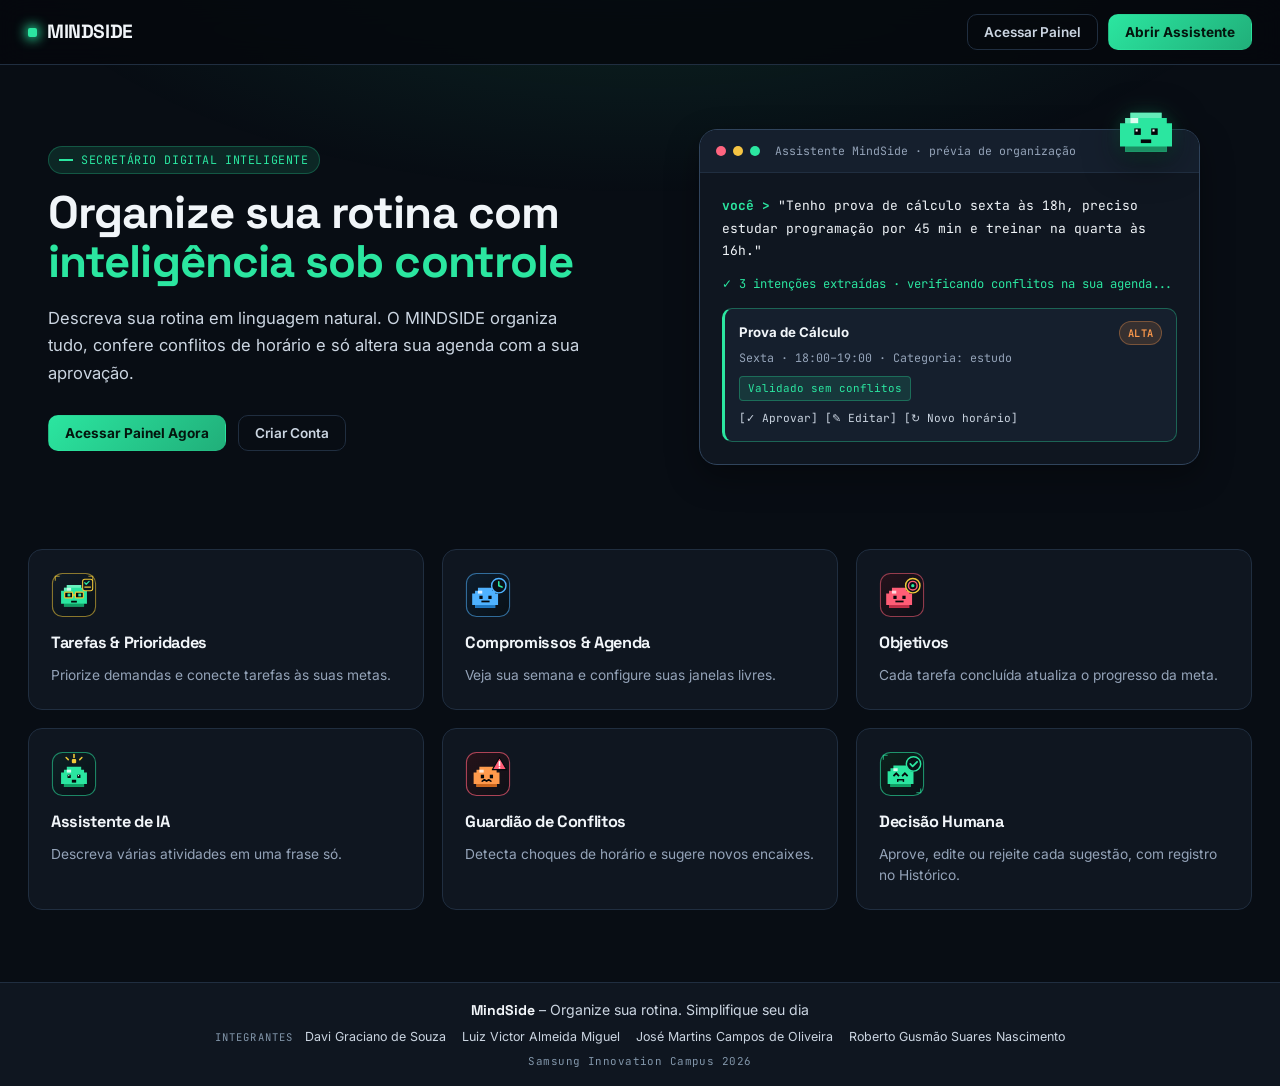
<file: frontend/index.html>
<!DOCTYPE html>
<html lang="pt-BR">
<head>
<meta charset="UTF-8">
<meta name="viewport" content="width=device-width, initial-scale=1.0">
<title>MINDSIDE — Secretário Digital Inteligente</title>
<link rel="icon" type="image/svg+xml" href="assets/stickers/slime-default.svg">
<link rel="stylesheet" href="css/global.css?v=3.6">
</head>
<body data-area="ia">
  <nav class="navbar">
    <a class="brand" href="index.html"><span class="brand-dot"></span> MINDSIDE</a>
    <div class="nav-actions">
      <a class="btn btn-ghost" href="dashboard.html">Acessar Painel</a>
      <a class="btn btn-primary" href="assistente.html">Abrir Assistente</a>
    </div>
  </nav>

  <main>
  <section class="hero">
    <div class="hero-inner">
      <div class="hero-copy">
        <div class="eyebrow-mono"><span class="bar"></span>SECRETÁRIO DIGITAL INTELIGENTE</div>
        <h1>Organize sua rotina com<br><span class="accent">inteligência sob controle</span></h1>
        <p class="lead-text">
          Descreva sua rotina em linguagem natural. O MINDSIDE organiza tudo, confere conflitos de horário
          e só altera sua agenda com a sua aprovação.
        </p>
        <div class="hero-actions">
          <a class="btn btn-primary" href="dashboard.html">Acessar Painel Agora</a>
          <a class="btn btn-ghost" href="cadastro.html">Criar Conta</a>
        </div>
      </div>

      <div class="hero-visual" style="position:relative;">
        <div class="terminal">
          <div class="terminal-bar">
            <span class="tdot" style="background:var(--red);"></span>
            <span class="tdot" style="background:var(--yellow);"></span>
            <span class="tdot" style="background:var(--green);"></span>
            <span class="label">Assistente MindSide · prévia de organização</span>
          </div>
          <div class="terminal-body">
            <div><span class="prompt">você &gt;</span> <span class="you">"Tenho prova de cálculo sexta às 18h, preciso estudar programação por 45 min e treinar na quarta às 16h."</span></div>
            <div style="margin-top:10px;">
              <span class="ai-line">✓ 3 intenções extraídas · verificando conflitos na sua agenda...</span>
            </div>
            <div class="terminal-preview-card">
              <div style="display:flex; justify-content:space-between; align-items:center; gap:8px;">
                <strong style="font-size:.83rem;">Prova de Cálculo</strong>
                <span class="badge badge-alta">alta</span>
              </div>
              <div style="font-size:.73rem; color:var(--text-dim); font-family:var(--font-mono); margin-top:3px;">
                Sexta · 18:00–19:00 · Categoria: estudo
              </div>
              <div style="display:flex; justify-content:space-between; align-items:center; margin-top:8px; gap:8px; flex-wrap:wrap;">
                <span class="tag">Validado sem conflitos</span>
                <span style="font-family:var(--font-mono); font-size:.7rem; color:var(--text-secondary);">[✓ Aprovar] [✎ Editar] [↻ Novo horário]</span>
              </div>
            </div>
          </div>
        </div>
        <div class="hero-slime-badge">
          <div data-slime style="width:100%;height:100%;" title="MINDSIDE — Mascote Interativo"></div>
        </div>
      </div>
    </div>
  </section>

  <div class="container">
    <div class="features">
      <div class="feature-card">
        <img class="sticker-img" src="assets/stickers/slime-focus.svg" alt="Ícone Tarefas">
        <h3>Tarefas & Prioridades</h3>
        <p>Priorize demandas e conecte tarefas às suas metas.</p>
      </div>
      <div class="feature-card">
        <img class="sticker-img" src="assets/stickers/slime-schedule.svg" alt="Ícone Agenda">
        <h3>Compromissos & Agenda</h3>
        <p>Veja sua semana e configure suas janelas livres.</p>
      </div>
      <div class="feature-card">
        <img class="sticker-img" src="assets/stickers/slime-goal.svg" alt="Ícone Objetivos">
        <h3>Objetivos</h3>
        <p>Cada tarefa concluída atualiza o progresso da meta.</p>
      </div>
      <div class="feature-card">
        <img class="sticker-img" src="assets/stickers/slime-idea.svg" alt="Ícone Assistente IA">
        <h3>Assistente de IA</h3>
        <p>Descreva várias atividades em uma frase só.</p>
      </div>
      <div class="feature-card">
        <img class="sticker-img" src="assets/stickers/slime-conflict.svg" alt="Ícone Conflitos">
        <h3>Guardião de Conflitos</h3>
        <p>Detecta choques de horário e sugere novos encaixes.</p>
      </div>
      <div class="feature-card">
        <img class="sticker-img" src="assets/stickers/slime-done.svg" alt="Ícone Controle Humano">
        <h3>Decisão Humana</h3>
        <p>Aprove, edite ou rejeite cada sugestão, com registro no Histórico.</p>
      </div>
    </div>
  </div>
  </main>


  <footer class="footer">
    <div class="footer-inner">
      <p class="footer-tagline"><strong>MindSide</strong> – Organize sua rotina. Simplifique seu dia</p>
      <div class="footer-team">
        <span class="footer-label">Integrantes</span>
        <ul class="footer-members">
          <li>Davi Graciano de Souza</li>
          <li>Luiz Victor Almeida Miguel</li>
          <li>José Martins Campos de Oliveira</li>
          <li>Roberto Gusmão Suares Nascimento</li>
        </ul>
      </div>
      <p class="footer-course">Samsung Innovation Campus 2026</p>
    </div>
  </footer>

  <script src="js/theme.js?v=3.6"></script>
  <script src="js/area-theme.js?v=3.6"></script>
  <script src="js/slime.js?v=3.6"></script>
</body>
</html>
</file>
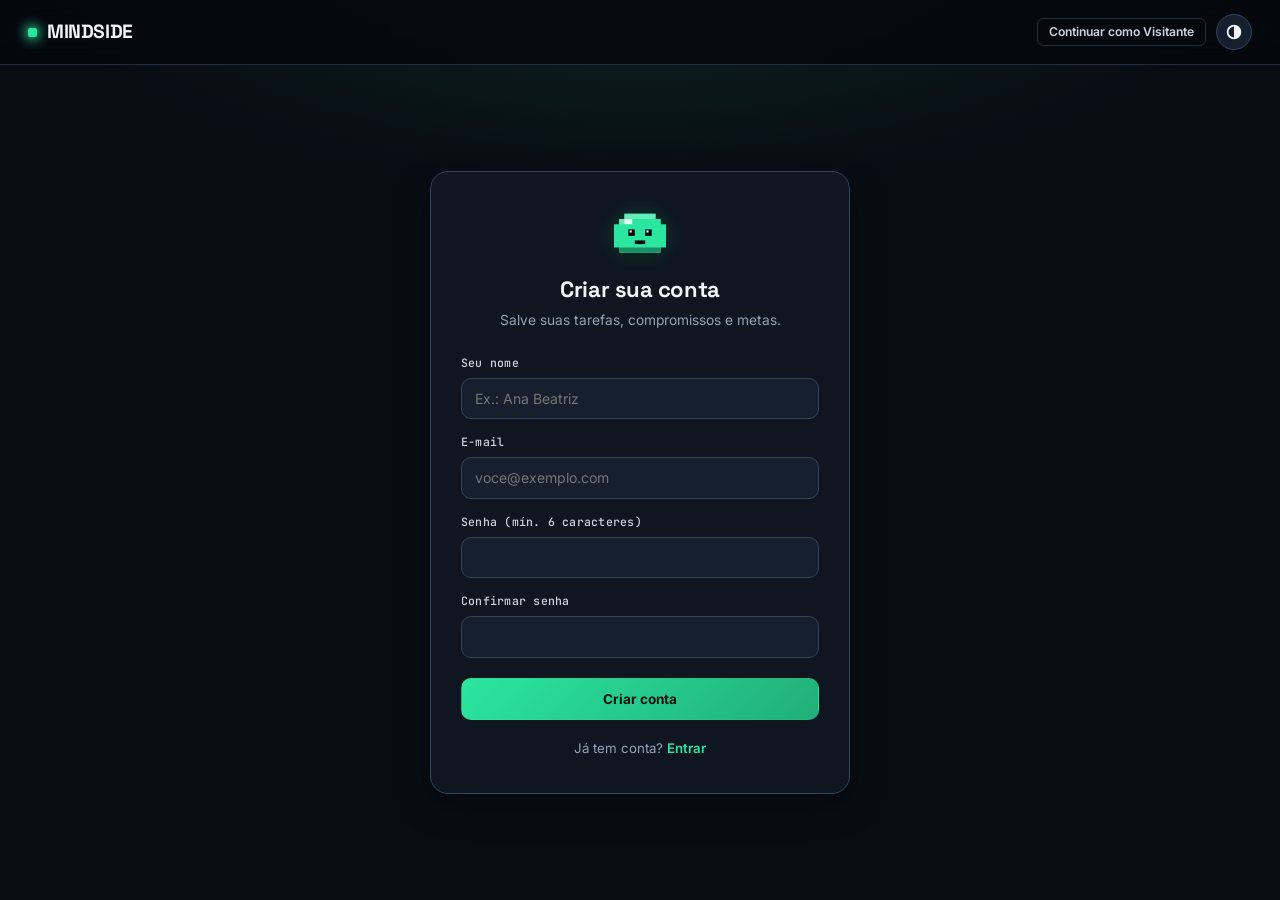
<file: frontend/cadastro.html>
<!DOCTYPE html>
<html lang="pt-BR">
<head>
<meta charset="UTF-8">
<meta name="viewport" content="width=device-width, initial-scale=1.0">
<title>Criar conta — MINDSIDE</title>
<link rel="icon" type="image/svg+xml" href="assets/stickers/slime-default.svg">
<link rel="stylesheet" href="css/global.css?v=3.6">
</head>
<body data-area="ia">
  <nav class="navbar">
    <a class="brand" href="index.html"><span class="brand-dot"></span> MINDSIDE</a>
    <div class="nav-actions">
      <a class="btn btn-sm btn-ghost" href="dashboard.html">Continuar como Visitante</a>
      <button class="theme-toggle" data-theme-toggle aria-label="Mudar para tema claro"><svg viewBox="0 0 24 24" width="18" height="18" aria-hidden="true" focusable="false"><circle cx="12" cy="12" r="8.5" fill="none" stroke="currentColor" stroke-width="2.4"/><path d="M12 3.5a8.5 8.5 0 0 1 0 17z" fill="currentColor"/></svg></button>
    </div>
  </nav>

  <main class="auth-wrap">
    <div class="auth-card">
      <div style="width:64px;height:52px;margin:0 auto;" data-slime></div>
      <h2>Criar sua conta</h2>
      <p class="sub">Salve suas tarefas, compromissos e metas.</p>
      <div class="form-error" id="form-error"></div>
      <form id="register-form">
        <div class="field">
          <label for="name">Seu nome</label>
          <input type="text" id="name" placeholder="Ex.: Ana Beatriz" required autocomplete="name">
        </div>
        <div class="field">
          <label for="email">E-mail</label>
          <input type="email" id="email" placeholder="voce@exemplo.com" required autocomplete="email">
        </div>
        <div class="field">
          <label for="password">Senha (mín. 6 caracteres)</label>
          <input type="password" id="password" required minlength="6" autocomplete="new-password">
        </div>
        <div class="field">
          <label for="password_confirm">Confirmar senha</label>
          <input type="password" id="password_confirm" required minlength="6" autocomplete="new-password">
        </div>
        <button type="submit" class="btn btn-primary">Criar conta</button>
      </form>
      <div class="switch-link">
        Já tem conta? <a href="login.html">Entrar</a>
      </div>
    </div>
  </main>

  <script src="js/theme.js?v=3.6"></script>
  <script src="js/api.js?v=3.6"></script>
  <script src="js/area-theme.js?v=3.6"></script>
  <script src="js/slime.js?v=3.6"></script>
  <script src="js/auth.js?v=3.6"></script>
</body>
</html>
</file>
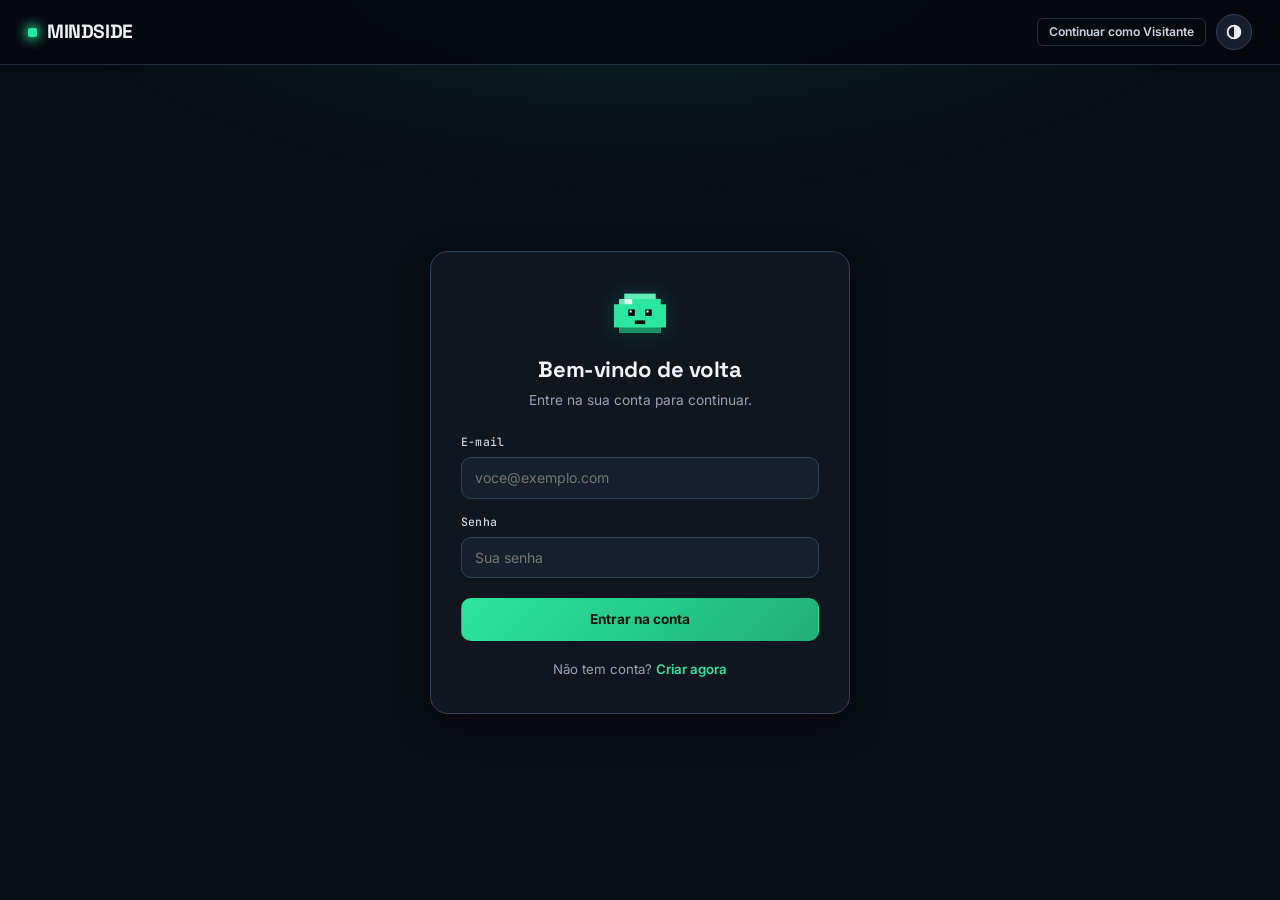
<file: frontend/login.html>
<!DOCTYPE html>
<html lang="pt-BR">
<head>
<meta charset="UTF-8">
<meta name="viewport" content="width=device-width, initial-scale=1.0">
<title>Entrar — MINDSIDE</title>
<link rel="icon" type="image/svg+xml" href="assets/stickers/slime-default.svg">
<link rel="stylesheet" href="css/global.css?v=3.6">
</head>
<body data-area="ia">
  <nav class="navbar">
    <a class="brand" href="index.html"><span class="brand-dot"></span> MINDSIDE</a>
    <div class="nav-actions">
      <a class="btn btn-sm btn-ghost" href="dashboard.html">Continuar como Visitante</a>
      <button class="theme-toggle" data-theme-toggle aria-label="Mudar para tema claro"><svg viewBox="0 0 24 24" width="18" height="18" aria-hidden="true" focusable="false"><circle cx="12" cy="12" r="8.5" fill="none" stroke="currentColor" stroke-width="2.4"/><path d="M12 3.5a8.5 8.5 0 0 1 0 17z" fill="currentColor"/></svg></button>
    </div>
  </nav>

  <main class="auth-wrap">
    <div class="auth-card">
      <div style="width:64px;height:52px;margin:0 auto;" data-slime></div>
      <h2>Bem-vindo de volta</h2>
      <p class="sub">Entre na sua conta para continuar.</p>
      <div class="form-error" id="form-error"></div>
      <form id="login-form">
        <div class="field">
          <label for="email">E-mail</label>
          <input type="email" id="email" placeholder="voce@exemplo.com" required autocomplete="email">
        </div>
        <div class="field">
          <label for="password">Senha</label>
          <input type="password" id="password" placeholder="Sua senha" required autocomplete="current-password">
        </div>
        <button type="submit" class="btn btn-primary">Entrar na conta</button>
      </form>
      <div class="switch-link">
        Não tem conta? <a href="cadastro.html">Criar agora</a>
      </div>
    </div>
  </main>

  <script src="js/theme.js?v=3.6"></script>
  <script src="js/api.js?v=3.6"></script>
  <script src="js/area-theme.js?v=3.6"></script>
  <script src="js/slime.js?v=3.6"></script>
  <script src="js/auth.js?v=3.6"></script>
</body>
</html>
</file>
<file: frontend/css/global.css>
/* =========================================================
   MINDSIDE — Design System v3.0 (Calm Personal Organizer)
   Inspiração conceitual: Tiimo, Todoist, Simple e Tear Off.
   Direção estética: Clareza, tranquilidade, menos sobrecarga visual e foco na próxima ação.
   Tipografia: Space Grotesk (títulos) + Inter (leitura) + JetBrains Mono (horários/datas).
   ========================================================= */
@import url('https://fonts.googleapis.com/css2?family=Space+Grotesk:wght@500;600;700&family=Inter:wght@400;500;600;700&family=JetBrains+Mono:wght@400;500;600&display=swap');

:root {
  /* Paleta cromática principal e acentos de domínio */
  --green: #2be6a0;
  --green-dark: #0f9e63;
  --green-dim: rgba(43, 230, 160, 0.12);
  --yellow: #f5c443;
  --blue: #4fb2ff;
  --blue-deep: #3b82f6;
  --blue-soft: #8fd0ff;
  --red: #ff647f;
  --orange: #ff9a4c;
  --purple: #b07bff;
  --indigo: #8c9bff;

  /* Superfícies suaves em camadas (Dark Calm) */
  --black: #080d14;
  --panel: #0f1620;
  --panel-2: #151f2d;
  --panel-3: #1b2839;
  --panel-hover: #192536;
  --border: #202e40;
  --border-bright: #30445c;

  /* Tipografia e hierarquia de contraste (WCAG AA >= 4.5:1) */
  --text: #f1f5f9;
  --text-secondary: #cbd5e1;
  --text-dim: #94a3b8;
  --text-dimmer: #8296aa;

  /* Semântica de estado */
  --accent: var(--green);
  --accent-dark: var(--green-dark);
  --accent-ink: #04150e;
  --danger: #ff6b81;
  --danger-dim: rgba(255, 107, 129, 0.14);
  --success: #2be6a0;
  --success-dim: rgba(43, 230, 160, 0.14);
  --warn: #ffb636;
  --warn-dim: rgba(255, 182, 54, 0.15);

  /* Geometria, elevação suave e ritmo espacial */
  --radius-lg: 18px;
  --radius: 14px;
  --radius-sm: 10px;
  --radius-xs: 7px;
  --shadow-sm: 0 2px 10px rgba(0, 0, 0, 0.20);
  --shadow: 0 12px 32px rgba(0, 0, 0, 0.36);
  --shadow-lg: 0 22px 54px rgba(0, 0, 0, 0.52);

  /* Fontes */
  --font-display: 'Space Grotesk', 'Inter', -apple-system, sans-serif;
  --font-body: 'Inter', -apple-system, BlinkMacSystemFont, sans-serif;
  --font-mono: 'JetBrains Mono', ui-monospace, SFMono-Regular, Menlo, monospace;

  /* ---------- Sistema centralizado de tema por área ----------
     --accent-area é a ÚNICA fonte de verdade para a cor temática da página ativa. */
  --accent-area: var(--green);
  --accent-area-hover: color-mix(in srgb, var(--accent-area) 86%, white);
  --accent-area-dark: color-mix(in srgb, var(--accent-area) 76%, black);
  --accent-area-light: color-mix(in srgb, var(--accent-area) 13%, transparent);
  --accent-area-border: color-mix(in srgb, var(--accent-area) 34%, transparent);
  --accent-area-glow: color-mix(in srgb, var(--accent-area) 24%, transparent);
}

/* Mapa central área → cor */
:root:has(body[data-area="ia"])            { --accent-area: var(--green); --accent-ink: #04150e; }
:root:has(body[data-area="tarefas"])       { --accent-area: var(--yellow); --accent-ink: #1a1200; }
:root:has(body[data-area="compromissos"])  { --accent-area: var(--blue-deep); --accent-ink: #ffffff; }
:root:has(body[data-area="agenda"])        { --accent-area: var(--blue-soft); --accent-ink: #041826; }
:root:has(body[data-area="objetivos"])     { --accent-area: var(--red); --accent-ink: #1e0308; }
:root:has(body[data-area="documentos"])    { --accent-area: var(--orange); --accent-ink: #1c0c00; }
:root:has(body[data-area="perfil"])        { --accent-area: var(--purple); --accent-ink: #120624; }
:root:has(body[data-area="configuracoes"]) { --accent-area: var(--orange); --accent-ink: #1c0c00; }
:root:has(body[data-area="historico"])     { --accent-area: var(--indigo); --accent-ink: #090d24; }

/* Tema Claro (Soft Daylight) */
[data-theme="light"] {
  --black: #f5f7fa;
  --panel: #ffffff;
  --panel-2: #f8fafc;
  --panel-3: #edf2f7;
  --panel-hover: #f1f5f9;
  --border: #e2e8f0;
  --border-bright: #cbd5e1;
  --text: #0f172a;
  --text-secondary: #334155;
  --text-dim: #475569;
  --text-dimmer: #5b6b7d;
  --shadow-sm: 0 2px 8px rgba(15, 23, 42, 0.05);
  --shadow: 0 10px 28px rgba(15, 23, 42, 0.08);
  --shadow-lg: 0 18px 44px rgba(15, 23, 42, 0.12);
  --green-dark: #0a7d4e;
  --green-dim: rgba(15, 158, 99, 0.10);
  --blue-deep: #1d5ed8;
  --blue-soft: #4fa9e8;
}

/* Reset e base */
*, *::before, *::after { box-sizing: border-box; }
html { min-height: 100%; overflow-x: hidden; -webkit-text-size-adjust: 100%; text-size-adjust: 100%; }
body {
  min-height: 100%;
  overflow-x: clip;
  margin: 0;
  font-family: var(--font-body);
  background: var(--black);
  color: var(--text);
  line-height: 1.55;
  -webkit-font-smoothing: antialiased;
  transition: background-color .22s ease, color .22s ease;
  position: relative;
}
body::before {
  content: "";
  position: fixed;
  inset: 0;
  pointer-events: none;
  z-index: 0;
  background: radial-gradient(ellipse 960px 420px at 50% -10%, var(--accent-area-light), transparent 68%);
}

a { color: inherit; text-decoration: none; }
button { font-family: inherit; cursor: pointer; }
input, select, textarea { font-family: inherit; }
h1, h2, h3, h4 { font-family: var(--font-display); letter-spacing: -0.02em; margin-top: 0; }
code, .mono { font-family: var(--font-mono); }

.container {
  max-width: 1440px;
  width: 100%;
  margin: 0 auto;
  padding: 0 28px;
  position: relative;
  z-index: 1;
}

.hud, .card, .feature-card, .auth-card, .suggestion-card, .stat-card {
  position: relative;
}

/* ---------- Navbar (Landing / Auth) ---------- */
.navbar {
  display: flex;
  align-items: center;
  justify-content: space-between;
  padding: 14px 28px;
  border-bottom: 1px solid var(--border);
  position: sticky;
  top: 0;
  background: rgba(5, 8, 13, 0.84);
  backdrop-filter: blur(14px);
  z-index: 50;
}
[data-theme="light"] .navbar { background: rgba(242, 245, 249, 0.88); }

.brand {
  display: inline-flex;
  align-items: center;
  gap: 10px;
  font-weight: 700;
  font-size: 1.2rem;
  letter-spacing: -0.02em;
  font-family: var(--font-display);
}
.brand-dot {
  width: 9px;
  height: 9px;
  border-radius: 2px;
  background: var(--accent-area, var(--accent));
  box-shadow: 0 0 12px 2px var(--accent-area, var(--accent));
  animation: pulseDot 2.4s ease-in-out infinite;
}
@keyframes pulseDot { 0%, 100% { opacity: 1; } 50% { opacity: 0.45; } }

.nav-actions { display: flex; gap: 10px; align-items: center; flex-wrap: wrap; }

.status-pill {
  display: inline-flex;
  align-items: center;
  gap: 6px;
  font-family: var(--font-mono);
  font-size: 0.68rem;
  font-weight: 500;
  color: var(--accent-area, var(--accent));
  background: var(--accent-area-light);
  border: 1px solid var(--accent-area-border);
  padding: 4px 10px;
  border-radius: 999px;
  letter-spacing: 0.03em;
}
.status-pill .dot {
  width: 6px;
  height: 6px;
  border-radius: 50%;
  background: var(--accent-area, var(--accent));
  box-shadow: 0 0 6px var(--accent-area, var(--accent));
  animation: pulseDot 2.2s ease-in-out infinite;
}

/* ---------- Sistema de Botões ---------- */
.btn {
  display: inline-flex;
  align-items: center;
  justify-content: center;
  gap: 6px;
  border: 1px solid var(--border-bright);
  background: var(--panel-2);
  color: var(--text);
  padding: 9px 16px;
  border-radius: var(--radius-sm);
  font-weight: 600;
  font-size: 0.85rem;
  line-height: 1.2;
  transition: all .16s ease;
  font-family: var(--font-body);
  white-space: nowrap;
}
.btn:hover:not(:disabled) {
  border-color: var(--accent-area, var(--accent));
  background: var(--panel-3);
  box-shadow: 0 0 0 1px var(--accent-area-border), 0 4px 14px rgba(0, 0, 0, 0.25);
  transform: translateY(-1px);
}
.btn-primary {
  background: linear-gradient(135deg, var(--accent-area, var(--accent)), var(--accent-area-dark, var(--accent-dark)));
  border: 1px solid transparent;
  color: var(--accent-ink, #04150e);
  font-weight: 700;
}
.btn-primary:hover:not(:disabled) {
  background: linear-gradient(135deg, var(--accent-area-hover), var(--accent-area, var(--accent)));
  color: var(--accent-ink, #02100a);
  filter: brightness(1.05);
  box-shadow: 0 4px 20px var(--accent-area-glow);
}
.btn-ghost {
  background: transparent;
  border-color: var(--border);
  color: var(--text-secondary);
}
.btn-ghost:hover:not(:disabled) {
  color: var(--text);
  background: var(--panel-2);
}
/* Botão destrutivo suave em listas para não poluir visualmente cada linha */
.btn-danger {
  background: rgba(255, 93, 118, 0.12);
  border: 1px solid rgba(255, 93, 118, 0.35);
  color: #ff6b81;
  font-weight: 600;
}
[data-theme="light"] .btn-danger {
  color: #d62849;
  background: rgba(255, 93, 118, 0.10);
}
.btn-danger:hover:not(:disabled) {
  background: var(--danger);
  border-color: var(--danger);
  color: #ffffff;
  box-shadow: 0 4px 14px rgba(255, 93, 118, 0.35);
}
.btn-approve {
  background: rgba(43, 230, 160, 0.16);
  border: 1px solid rgba(43, 230, 160, 0.45);
  color: var(--green);
  font-weight: 700;
}
[data-theme="light"] .btn-approve {
  color: #0b7a4b;
}
.btn-approve:hover:not(:disabled) {
  background: var(--green);
  border-color: var(--green);
  color: #031b12;
  box-shadow: 0 4px 16px rgba(43, 230, 160, 0.35);
}
.btn-sm {
  padding: 6px 11px;
  font-size: 0.76rem;
  border-radius: 6px;
}
.btn-xs {
  padding: 4px 9px;
  font-size: 0.72rem;
  border-radius: 5px;
}
.btn:disabled {
  opacity: 0.48;
  cursor: not-allowed;
  transform: none !important;
  box-shadow: none !important;
}

/* ---------- Landing Page (index.html) ---------- */
.hero { padding: 64px 24px 44px; position: relative; z-index: 1; }
.hero-inner {
  max-width: 1600px;
  width: 100%;
  margin: 0 auto;
  display: grid;
  grid-template-columns: 1.08fr 0.92fr;
  gap: 48px;
  align-items: center;
}
@media (max-width: 960px) { .hero-inner { grid-template-columns: 1fr; gap: 36px; } }

/* Desloca o bloco de texto do hero um pouco para a direita */
@media (max-width: 960px) { .hero-copy { padding-left: 36px; } }
@media (min-width: 961px) { .hero-copy { position: relative; left: 40px; } }
@media (min-width: 1280px) { .hero-copy { left: 24px; } }

/* Desloca o terminal (lado direito do hero) um pouco para a esquerda */
.hero-visual { transform: translateX(-14px); width: 92%; }
@media (min-width: 961px) { .hero-visual { transform: translateX(-12px); } }

.eyebrow-mono {
  font-family: var(--font-mono);
  font-size: 0.73rem;
  color: var(--accent);
  letter-spacing: 0.05em;
  margin-bottom: 14px;
  display: inline-flex;
  align-items: center;
  gap: 8px;
  padding: 4px 10px;
  background: var(--green-dim);
  border: 1px solid rgba(43, 230, 160, 0.25);
  border-radius: 999px;
}
.eyebrow-mono .bar { width: 14px; height: 2px; background: var(--accent); }
.hero h1 { font-size: 2.85rem; line-height: 1.08; margin: 0 0 18px; font-weight: 700; }
.hero h1 .accent { color: var(--accent); }
.hero p.lead-text {
  color: var(--text-secondary);
  font-size: 1.04rem;
  max-width: 540px;
  margin: 0 0 28px;
  line-height: 1.65;
}
.hero-actions { display: flex; gap: 12px; flex-wrap: wrap; align-items: center; }
.hero-trust-row {
  display: flex;
  gap: 18px;
  flex-wrap: wrap;
  margin-top: 24px;
  padding-top: 18px;
  border-top: 1px solid var(--border);
  font-size: 0.78rem;
  color: var(--text-dim);
  font-family: var(--font-mono);
}
.hero-trust-row span { display: inline-flex; align-items: center; gap: 6px; }

.terminal {
  background: var(--panel);
  border: 1px solid var(--border-bright);
  border-radius: var(--radius-lg);
  box-shadow: var(--shadow);
  overflow: hidden;
}
.terminal-bar {
  display: flex;
  align-items: center;
  gap: 7px;
  padding: 12px 16px;
  border-bottom: 1px solid var(--border);
  background: var(--panel-2);
}
.terminal-bar .tdot { width: 10px; height: 10px; border-radius: 50%; background: var(--border-bright); }
.terminal-bar .label { margin-left: 8px; font-family: var(--font-mono); font-size: 0.72rem; color: var(--text-dim); }
.terminal-body { padding: 22px; font-family: var(--font-mono); font-size: 0.81rem; line-height: 1.75; }
.terminal-body .prompt { color: var(--accent); font-weight: 700; }
.terminal-body .you { color: var(--text); }
.terminal-body .ai-line { color: var(--accent); font-size: 0.76rem; }
.terminal-preview-card {
  margin-top: 12px;
  padding: 12px 14px;
  background: var(--panel-2);
  border: 1px solid rgba(43, 230, 160, 0.35);
  border-left: 3px solid var(--accent);
  border-radius: var(--radius-sm);
  font-family: var(--font-body);
}
.terminal-body .tag {
  display: inline-block;
  background: var(--green-dim);
  color: var(--accent);
  border: 1px solid rgba(43, 230, 160, 0.3);
  padding: 2px 8px;
  border-radius: 4px;
  font-size: 0.68rem;
  font-family: var(--font-mono);
}
.hero-slime-badge {
  position: absolute;
  top: -24px;
  right: 22px;
  width: 64px;
  height: 52px;
  z-index: 3;
  filter: drop-shadow(0 8px 16px rgba(0, 0, 0, 0.5));
}
.blinking-cursor {
  display: inline-block;
  width: 7px;
  height: 14px;
  background: var(--accent);
  vertical-align: middle;
  animation: blink 1s step-end infinite;
}
@keyframes blink { 50% { opacity: 0; } }

/* Grid 3x2 equilibrado para as 6 features principais */
.features {
  display: grid;
  grid-template-columns: repeat(3, 1fr);
  gap: 18px;
  padding: 40px 0 72px;
  position: relative;
  z-index: 1;
}
@media (max-width: 960px) { .features { grid-template-columns: repeat(2, 1fr); } }
@media (max-width: 620px) { .features { grid-template-columns: 1fr; } }

.feature-card {
  background: var(--panel);
  border: 1px solid var(--border);
  border-radius: var(--radius);
  padding: 22px;
  transition: border-color .2s ease, transform .2s ease, box-shadow .2s ease;
  display: flex;
  flex-direction: column;
  gap: 8px;
}
.feature-card:hover {
  border-color: var(--border-bright);
  transform: translateY(-2px);
  box-shadow: var(--shadow-sm);
}
.feature-card h3 { margin: 4px 0 2px; font-size: 1.02rem; }
.feature-card p { color: var(--text-dim); font-size: 0.86rem; margin: 0; line-height: 1.55; }

.section-alt {
  background: var(--panel);
  border-top: 1px solid var(--border);
  border-bottom: 1px solid var(--border);
  padding: 56px 0;
  position: relative;
  z-index: 1;
}
.section-alt h2 { text-align: center; margin-bottom: 14px; font-size: 1.6rem; }
.section-alt p.lead {
  text-align: center;
  color: var(--text-secondary);
  max-width: 660px;
  margin: 0 auto 16px;
  line-height: 1.65;
  font-size: 0.95rem;
}

.footer {
  padding: 16px 24px;
  text-align: center;
  color: var(--text-dim);
  font-size: 0.78rem;
  position: relative;
  z-index: 1;
  border-top: 1px solid var(--border);
  background: var(--panel);
}
.footer-inner {
  max-width: 900px;
  margin: 0 auto;
  display: flex;
  flex-direction: column;
  align-items: center;
  gap: 6px;
}
.footer-tagline {
  margin: 0;
  font-size: 0.88rem;
  color: var(--text-secondary);
}
.footer-tagline strong {
  font-family: var(--font-display);
  color: var(--text);
}
.footer-team {
  display: flex;
  flex-wrap: wrap;
  justify-content: center;
  align-items: center;
  gap: 4px 12px;
}
.footer-label {
  font-family: var(--font-mono);
  font-size: 0.66rem;
  letter-spacing: 0.1em;
  text-transform: uppercase;
  color: var(--text-dimmer);
}
.footer-members {
  list-style: none;
  margin: 0;
  padding: 0;
  display: flex;
  flex-wrap: wrap;
  justify-content: center;
  gap: 2px 16px;
  color: var(--text-secondary);
}
.footer-course {
  margin: 0;
  font-family: var(--font-mono);
  font-size: 0.68rem;
  letter-spacing: 0.04em;
  color: var(--text-dimmer);
}

/* ---------- Formulários, Inputs, Selects e Textareas (Correção Global) ---------- */
.auth-wrap {
  min-height: calc(100vh - 65px);
  display: flex;
  align-items: center;
  justify-content: center;
  padding: 24px;
  position: relative;
  z-index: 1;
}
.auth-card {
  width: 100%;
  max-width: 420px;
  background: var(--panel);
  border: 1px solid var(--border-bright);
  border-radius: var(--radius-lg);
  padding: 34px 30px;
  box-shadow: var(--shadow);
  text-align: center;
}
.auth-card h2 { margin: 14px 0 4px; font-size: 1.38rem; }
.auth-card p.sub { color: var(--text-dim); font-size: 0.86rem; margin: 0 0 22px; }

.field { text-align: left; margin-bottom: 14px; }
.field label {
  display: block;
  font-family: var(--font-mono);
  font-size: 0.72rem;
  font-weight: 500;
  color: var(--text-secondary);
  margin-bottom: 6px;
  letter-spacing: 0.02em;
}
.field input,
.field select,
.field textarea,
.input-control {
  width: 100%;
  padding: 10px 13px;
  background: var(--panel-2);
  border: 1px solid var(--border-bright);
  border-radius: var(--radius-sm);
  color: var(--text);
  font-size: 0.88rem;
  line-height: 1.4;
  transition: border-color .16s ease, box-shadow .16s ease, background-color .16s ease;
}
.field select,
select.input-control {
  appearance: none;
  -webkit-appearance: none;
  padding-right: 34px;
  background-image: url("data:image/svg+xml,%3Csvg xmlns='http://www.w3.org/2000/svg' width='12' height='12' viewBox='0 0 24 24' fill='none' stroke='%238496a8' stroke-width='2.4' stroke-linecap='round' stroke-linejoin='round'%3E%3Cpolyline points='6 9 12 15 18 9'%3E%3C/polyline%3E%3C/svg%3E");
  background-repeat: no-repeat;
  background-position: right 12px center;
  cursor: pointer;
}
.field select option {
  background: var(--panel);
  color: var(--text);
}
.field input:disabled,
.field select:disabled {
  opacity: 0.6;
  cursor: not-allowed;
}
.field input:focus,
.field select:focus,
.field textarea:focus,
.input-control:focus {
  outline: none;
  border-color: var(--accent-area, var(--accent));
  box-shadow: 0 0 0 3px var(--accent-area-light);
  background-color: var(--panel);
}
.auth-card .btn-primary { width: 100%; padding: 12px; margin-top: 6px; }
.switch-link { margin-top: 18px; font-size: 0.83rem; color: var(--text-dim); }
.switch-link a { color: var(--accent-area, var(--accent)); font-weight: 600; }

.form-error {
  background: rgba(255, 93, 118, 0.12);
  color: var(--danger);
  border: 1px solid rgba(255, 93, 118, 0.38);
  border-radius: var(--radius-sm);
  padding: 10px 12px;
  font-size: 0.78rem;
  margin-bottom: 14px;
  display: none;
  font-family: var(--font-mono);
  line-height: 1.45;
}

/* ---------- App Shell & Sidebar ---------- */
.app-shell { display: flex; min-height: 100vh; min-height: 100dvh; width: 100%; position: relative; z-index: 1; }
.sidebar-overlay {
  display: none;
  position: fixed;
  inset: 0;
  background: rgba(3, 6, 10, 0.65);
  backdrop-filter: blur(3px);
  z-index: 95;
}
.sidebar-overlay.open { display: block; }
.sidebar {
  width: 244px;
  flex-shrink: 0;
  background: var(--panel);
  border-right: 1px solid var(--border);
  display: flex;
  flex-direction: column;
  padding: 18px 14px;
  position: sticky;
  top: 0;
  height: 100vh;
  height: 100dvh;
  overflow-y: auto;
  transition: transform .25s ease;
  z-index: 60;
}
.sidebar-header-row {
  display: flex;
  align-items: center;
  justify-content: space-between;
  gap: 8px;
  padding: 0 8px 10px;
}
.sidebar .brand { padding: 0; }
.sidebar-close {
  display: none;
  align-items: center;
  justify-content: center;
  width: 32px;
  height: 32px;
  border-radius: var(--radius-xs);
  border: 1px solid var(--border-bright);
  background: var(--panel-2);
  color: var(--text-secondary);
  font-size: 0.9rem;
}
.sidebar-status {
  margin: 0 8px 14px;
  padding-bottom: 14px;
  border-bottom: 1px solid var(--border);
  display: flex;
  align-items: center;
  justify-content: space-between;
}
.sidebar-nav-label {
  font-family: var(--font-mono);
  font-size: 0.64rem;
  text-transform: uppercase;
  letter-spacing: 0.08em;
  color: var(--text-dimmer);
  padding: 6px 10px 4px;
}
.side-link {
  display: flex;
  align-items: center;
  gap: 10px;
  padding: 9px 12px;
  border-radius: var(--radius-sm);
  color: var(--text-dim);
  font-size: 0.86rem;
  font-weight: 500;
  margin-bottom: 3px;
  border-left: 3px solid transparent;
  transition: all .18s ease;
}
.side-link:hover {
  background: var(--panel-2);
  color: var(--text);
}
.side-link.active {
  background: linear-gradient(90deg, var(--accent-area-light), transparent);
  color: var(--text);
  font-weight: 600;
  border-left: 3px solid var(--accent-area, var(--accent));
}
.side-link .ic { width: 22px; height: 22px; flex: 0 0 22px; display: grid; place-items: center; }
.side-link .ic svg {
  width: 21px;
  height: 21px;
  fill: none;
  stroke: currentColor;
  stroke-width: 1.85;
  stroke-linecap: round;
  stroke-linejoin: round;
  filter: drop-shadow(0 0 4px currentColor);
  transition: filter .2s ease, transform .2s ease;
}
.side-link:hover .ic svg { transform: scale(1.07); filter: drop-shadow(0 0 6px currentColor); }
.side-link .icon-fill { fill: currentColor; fill-opacity: 0.22; }
.side-link .ic-dashboard     { color: #39edb0; }
.side-link .ic-agenda        { color: #94d4ff; }
.side-link .ic-tarefas       { color: #ffd83d; }
.side-link .ic-compromissos  { color: #2a74e0; }
.side-link .ic-objetivos     { color: #ff5480; }
.side-link .ic-assistente    { color: #39edb0; }
.side-link .ic-historico     { color: #8f82ff; }
.side-link .ic-configuracoes { color: #ff974c; }

.sidebar-footer {
  margin-top: auto;
  display: flex;
  flex-direction: column;
  gap: 10px;
  padding-top: 12px;
  border-top: 1px solid var(--border);
}
.sidebar-user {
  display: flex;
  align-items: center;
  gap: 10px;
  padding: 8px 10px;
  background: var(--panel-2);
  border: 1px solid var(--border);
  border-radius: var(--radius-sm);
  min-width: 0;
  overflow: visible;
}
.sidebar-user-info {
  min-width: 0;
  flex: 1;
  overflow: hidden;
}
.sidebar-user .name {
  font-weight: 600;
  font-size: 0.82rem;
  color: var(--text);
  white-space: nowrap;
  overflow: hidden;
  text-overflow: ellipsis;
}
.sidebar-user .email {
  color: var(--text-dim);
  font-size: 0.68rem;
  font-family: var(--font-mono);
  white-space: nowrap;
  overflow: hidden;
  text-overflow: ellipsis;
}

.menu-toggle { display: none; }

/* ---------- Área Principal e Topbar ---------- */
.main-area {
  flex: 1;
  width: 100%;
  min-width: 0;
  max-width: none;
  box-sizing: border-box;
  overflow-y: auto;
  overflow-x: visible;
  padding: 22px 32px 48px;
}
.topbar {
  width: 100%;
  max-width: none;
  box-sizing: border-box;
  display: flex;
  align-items: center;
  justify-content: space-between;
  margin-bottom: 20px;
  padding-bottom: 16px;
  border-bottom: 1px solid var(--border);
  gap: 14px;
  flex-wrap: wrap;
}
#contextual-guide-slot,
#page-content {
  width: 100%;
  max-width: none;
  min-width: 0;
}
.topbar-title-group {
  display: flex;
  align-items: center;
  gap: 12px;
}
.topbar-accent-bar {
  width: 4px;
  height: 34px;
  border-radius: 4px;
  background: var(--accent-area, var(--accent));
  box-shadow: 0 0 12px var(--accent-area-glow);
  flex-shrink: 0;
}
.topbar h1 { margin: 0; font-size: 1.45rem; line-height: 1.15; }
.topbar .sub { color: var(--text-dim); font-size: 0.83rem; margin-top: 3px; }
.top-actions { display: flex; gap: 10px; align-items: center; flex-wrap: wrap; }

.topbar-date-pill {
  display: inline-flex;
  align-items: center;
  gap: 7px;
  padding: 6px 12px;
  background: var(--panel);
  border: 1px solid var(--border);
  border-radius: var(--radius-sm);
  font-family: var(--font-mono);
  font-size: 0.74rem;
  color: var(--text-secondary);
}

.theme-toggle {
  width: 36px;
  height: 36px;
  flex: 0 0 36px;
  padding: 0;
  border-radius: 50%;
  border: 1px solid var(--border-bright);
  background: var(--panel-2);
  color: var(--text);
  display: inline-flex;
  align-items: center;
  justify-content: center;
  gap: 6px;
  font-size: 0.82rem;
  font-weight: 500;
  transition: border-color .16s ease, background-color .16s ease;
}
.theme-toggle svg { display: block; }
.theme-toggle:hover {
  border-color: var(--accent-area, var(--accent));
  background: var(--panel-3);
}

/* ---------- Grids e Cartões ---------- */
.grid-4 { display: grid; grid-template-columns: repeat(4, minmax(0, 1fr)); gap: 16px; }
.grid-3 { display: grid; grid-template-columns: repeat(3, minmax(0, 1fr)); gap: 16px; }
.grid-2 { display: grid; grid-template-columns: repeat(2, minmax(0, 1fr)); gap: 18px; align-items: stretch; }
.grid-2-equal { display: grid; grid-template-columns: repeat(2, minmax(0, 1fr)); gap: 18px; align-items: stretch; }

@media (max-width: 1120px) {
  .grid-4 { grid-template-columns: repeat(2, 1fr); }
  .grid-2, .grid-2-equal { grid-template-columns: 1fr; }
}
@media (max-width: 760px) {
  .grid-3, .grid-4 { grid-template-columns: 1fr; }
}

.card {
  background: var(--panel);
  border: 1px solid var(--border);
  border-radius: var(--radius);
  padding: 20px;
  box-shadow: var(--shadow-sm);
}
.card h3 {
  margin: 0 0 4px;
  font-size: 0.96rem;
  font-family: var(--font-display);
  display: flex;
  align-items: center;
  gap: 8px;
}

/* KPI Stat Cards */
.stat-card {
  border-top: 2px solid var(--accent-area, var(--accent));
  padding: 16px 18px;
  display: flex;
  flex-direction: column;
  justify-content: space-between;
  transition: transform .18s ease, border-color .25s ease;
}
.stat-card:hover { transform: translateY(-2px); }
.stat-card .label-row { display: flex; justify-content: space-between; align-items: center; gap: 8px; }
.stat-card .label-row h3 { font-size: 0.82rem; color: var(--text-secondary); font-weight: 600; margin: 0; }
.stat-card .label-row .tick {
  font-family: var(--font-mono);
  font-size: 0.64rem;
  padding: 2px 6px;
  border-radius: 4px;
  background: var(--panel-2);
  border: 1px solid var(--border);
  color: var(--accent-area, var(--accent));
}
.stat-card .num {
  font-family: var(--font-mono);
  font-size: 1.95rem;
  font-weight: 700;
  margin: 8px 0 4px;
  color: var(--text);
  line-height: 1.1;
}
.stat-card .label { color: var(--text-dim); font-size: 0.76rem; }
.stat-micro-bar {
  height: 4px;
  background: var(--panel-3);
  border-radius: 999px;
  overflow: hidden;
  margin-top: 10px;
}
.stat-micro-bar > div {
  height: 100%;
  background: var(--accent-area, var(--accent));
  border-radius: 999px;
  transition: width .35s ease;
}

/* Listas e Linhas de Item */
.list-card { margin-bottom: 18px; }
.list-card .head {
  display: flex;
  justify-content: space-between;
  align-items: center;
  margin-bottom: 14px;
  padding-bottom: 10px;
  border-bottom: 1px solid var(--border);
  gap: 10px;
  flex-wrap: wrap;
}
.section-subtitle {
  font-size: 0.76rem;
  color: var(--text-dim);
  margin-top: 2px;
}

.item-row {
  display: flex;
  align-items: center;
  justify-content: space-between;
  gap: 14px;
  padding: 13px 15px;
  background: var(--panel-2);
  border: 1px solid var(--border);
  border-left: 3px solid var(--accent-area, var(--accent));
  border-radius: var(--radius-sm);
  margin-bottom: 9px;
  transition: background-color .16s ease, border-color .18s ease, transform .16s ease;
}
.item-row:hover {
  background: var(--panel-hover);
  border-color: var(--border-bright);
  border-left-color: var(--accent-area, var(--accent));
}
.item-row:last-child { margin-bottom: 0; }
.item-row .meta {
  font-size: 0.74rem;
  color: var(--text-dim);
  font-family: var(--font-mono);
  margin-top: 4px;
  display: flex;
  flex-wrap: wrap;
  gap: 8px;
  align-items: center;
}
.item-title {
  font-weight: 600;
  font-size: 0.9rem;
  color: var(--text);
  line-height: 1.35;
}
.item-desc {
  font-size: 0.8rem;
  color: var(--text-secondary);
  margin-top: 3px;
}
.item-actions {
  display: flex;
  gap: 6px;
  align-items: center;
  flex-shrink: 0;
  flex-wrap: wrap;
}

/* Badges (Não-interativos, claramente distintos de botões) */
.badge {
  display: inline-flex;
  align-items: center;
  gap: 5px;
  padding: 2px 8px;
  border-radius: 999px;
  font-size: 0.65rem;
  font-weight: 600;
  font-family: var(--font-mono);
  text-transform: uppercase;
  letter-spacing: 0.04em;
  border: 1px solid transparent;
  user-select: none;
  white-space: nowrap;
}
.badge-baixa        { background: rgba(79, 178, 255, 0.12); color: var(--blue); border-color: rgba(79, 178, 255, 0.30); }
.badge-media        { background: rgba(245, 196, 67, 0.14); color: var(--yellow); border-color: rgba(245, 196, 67, 0.34); }
.badge-alta         { background: rgba(255, 154, 76, 0.14); color: var(--orange); border-color: rgba(255, 154, 76, 0.34); }
.badge-urgente      { background: rgba(255, 93, 118, 0.15); color: var(--red); border-color: rgba(255, 93, 118, 0.38); }
.badge-pendente     { background: rgba(132, 150, 168, 0.14); color: var(--text-secondary); border-color: rgba(132, 150, 168, 0.30); }
.badge-em_andamento { background: rgba(79, 178, 255, 0.14); color: var(--blue); border-color: rgba(79, 178, 255, 0.34); }
.badge-concluida    { background: rgba(43, 230, 160, 0.14); color: var(--success); border-color: rgba(43, 230, 160, 0.34); }

[data-theme="light"] .badge-baixa        { color: #0b57a4; background: rgba(11, 87, 164, 0.09); border-color: rgba(11, 87, 164, 0.25); }
[data-theme="light"] .badge-media        { color: #7c5800; background: rgba(217, 155, 0, 0.14); border-color: rgba(180, 125, 0, 0.32); }
[data-theme="light"] .badge-alta         { color: #9c3b06; background: rgba(234, 88, 12, 0.11); border-color: rgba(194, 65, 12, 0.28); }
[data-theme="light"] .badge-urgente      { color: #b41d3a; background: rgba(225, 29, 72, 0.10); border-color: rgba(190, 18, 60, 0.30); }
[data-theme="light"] .badge-pendente     { color: #334155; background: rgba(51, 65, 85, 0.09); border-color: rgba(51, 65, 85, 0.22); }
[data-theme="light"] .badge-em_andamento { color: #0b57a4; background: rgba(11, 87, 164, 0.09); border-color: rgba(11, 87, 164, 0.25); }
[data-theme="light"] .badge-concluida    { color: #086840; background: rgba(8, 104, 64, 0.11); border-color: rgba(8, 104, 64, 0.28); }

/* Pill de Horário / Data */
.time-badge {
  display: inline-flex;
  align-items: center;
  gap: 5px;
  padding: 3px 8px;
  background: var(--panel);
  border: 1px solid var(--border-bright);
  border-radius: 5px;
  font-family: var(--font-mono);
  font-size: 0.72rem;
  font-weight: 600;
  color: var(--text);
}

/* ---------- Barra de Ferramentas (Busca + Filtros) ---------- */
.toolbar-row {
  display: flex;
  justify-content: space-between;
  align-items: center;
  gap: 12px;
  flex-wrap: wrap;
  margin-bottom: 14px;
}
.filter-bar {
  display: flex;
  gap: 6px;
  flex-wrap: wrap;
  align-items: center;
}
.filter-chip {
  padding: 6px 12px;
  border-radius: 999px;
  border: 1px solid var(--border);
  background: var(--panel-2);
  color: var(--text-dim);
  font-size: 0.75rem;
  font-weight: 500;
  font-family: var(--font-mono);
  transition: all .15s ease;
}
.filter-chip:hover {
  border-color: var(--border-bright);
  color: var(--text);
}
.filter-chip.active {
  border-color: var(--accent-area, var(--accent));
  color: var(--accent-area, var(--accent));
  background: var(--accent-area-light);
  font-weight: 600;
}
.search-box {
  position: relative;
  min-width: 220px;
  flex: 1;
  max-width: 320px;
}
.search-box input {
  width: 100%;
  padding: 7px 12px 7px 34px;
  background: var(--panel-2);
  border: 1px solid var(--border);
  border-radius: var(--radius-sm);
  color: var(--text);
  font-size: 0.82rem;
}
.search-box input:focus {
  outline: none;
  border-color: var(--accent-area, var(--accent));
}
.search-box .search-icon {
  position: absolute;
  left: 10px;
  top: 50%;
  transform: translateY(-50%);
  color: var(--accent-area, var(--green));
  display: flex;
  pointer-events: none;
}
.search-box .search-icon svg { display: block; }

/* ---------- Resumo Rápido de Página (Summary Strip) ---------- */
.summary-strip {
  display: grid;
  grid-template-columns: repeat(auto-fit, minmax(185px, 1fr));
  gap: 12px;
  margin-bottom: 16px;
}
.summary-pill-card {
  background: var(--panel);
  border: 1px solid var(--border);
  border-radius: var(--radius-sm);
  padding: 12px 14px;
  display: flex;
  align-items: center;
  justify-content: space-between;
  gap: 10px;
  flex-wrap: wrap;
  min-width: 0;
  overflow: hidden;
}
.summary-pill-card > div { min-width: 0; }
.summary-pill-card .lbl { font-size: 0.75rem; color: var(--text-dim); line-height: 1.3; }
.summary-pill-card .val { font-family: var(--font-mono); font-size: 1.2rem; font-weight: 700; color: var(--text); margin-top: 2px; }

/* ---------- Modais ---------- */
.modal-overlay {
  position: fixed;
  inset: 0;
  background: rgba(3, 6, 10, 0.74);
  display: none;
  align-items: center;
  justify-content: center;
  z-index: 200;
  padding: 20px;
  backdrop-filter: blur(5px);
}
.modal-overlay.open { display: flex; }
.modal {
  background: var(--panel);
  border: 1px solid var(--border-bright);
  border-radius: var(--radius-lg);
  padding: 26px;
  width: 100%;
  max-width: 480px;
  box-shadow: var(--shadow-lg);
  max-height: 90vh;
  overflow-y: auto;
  position: relative;
}
.modal h3 { margin-top: 0; margin-bottom: 16px; font-size: 1.1rem; }
.form-row { display: grid; grid-template-columns: 1fr 1fr; gap: 12px; }
.modal-actions { display: flex; justify-content: flex-end; gap: 10px; margin-top: 18px; padding-top: 14px; border-top: 1px solid var(--border); }

/* ---------- Toasts ---------- */
.toast-wrap,
#toast-container {
  position: fixed;
  right: 24px;
  bottom: 24px;
  left: auto;
  max-width: min(420px, calc(100vw - 48px));
  width: max-content;
  box-sizing: border-box;
  display: flex;
  flex-direction: column;
  align-items: flex-end;
  gap: 10px;
  z-index: 300;
  pointer-events: none;
}
.toast {
  pointer-events: auto;
  box-sizing: border-box;
  background: var(--panel);
  border: 1px solid var(--border-bright);
  border-left: 4px solid var(--accent-area, var(--accent));
  padding: 12px 16px;
  border-radius: var(--radius-sm);
  box-shadow: var(--shadow);
  font-size: 0.84rem;
  font-weight: 500;
  line-height: 1.45;
  width: auto;
  min-width: 0;
  max-width: min(420px, calc(100vw - 48px));
  white-space: normal;
  overflow-wrap: break-word;
  word-break: break-word;
  animation: toastFadeIn .2s ease;
}
.toast.error   { border-left-color: var(--danger); }
.toast.success { border-left-color: var(--success); }
@keyframes toastFadeIn {
  from { transform: translateY(8px); opacity: 0; }
  to   { transform: translateY(0); opacity: 1; }
}

/* ---------- Agenda Semanal ---------- */
.agenda-legend {
  display: flex;
  gap: 14px;
  flex-wrap: wrap;
  align-items: center;
  font-family: var(--font-mono);
  font-size: 0.72rem;
  color: var(--text-secondary);
}
.legend-dot {
  width: 8px;
  height: 8px;
  border-radius: 2px;
  display: inline-block;
  margin-right: 5px;
}
.agenda-grid {
  display: grid;
  grid-template-columns: repeat(7, minmax(0, 1fr));
  gap: 10px;
  align-items: stretch;
}
.agenda-day-col {
  background: var(--panel-2);
  border-radius: var(--radius-sm);
  padding: 12px 10px;
  min-height: 360px;
  border: 1px solid var(--border);
  display: flex;
  flex-direction: column;
  gap: 7px;
  transition: border-color .18s ease;
}
.agenda-day-col.is-today {
  border-color: var(--accent-area, var(--blue));
  background: linear-gradient(180deg, color-mix(in srgb, var(--accent-area, var(--blue)) 8%, transparent), var(--panel-2) 40%);
  box-shadow: 0 0 18px color-mix(in srgb, var(--accent-area, var(--blue)) 14%, transparent);
}
.agenda-day-header {
  display: flex;
  justify-content: space-between;
  align-items: center;
  padding-bottom: 8px;
  border-bottom: 1px solid var(--border);
  margin-bottom: 2px;
}
.agenda-day-label {
  font-family: var(--font-display);
  font-size: 0.82rem;
  color: var(--text);
  font-weight: 700;
}
.agenda-day-load {
  font-family: var(--font-mono);
  font-size: 0.64rem;
  color: var(--text-dim);
}
.agenda-slot-pill {
  padding: 5px 8px;
  font-size: 0.66rem;
  font-family: var(--font-mono);
  border: 1px dashed rgba(43, 230, 160, 0.45);
  background: rgba(43, 230, 160, 0.06);
  border-radius: 5px;
  color: var(--green);
}
.agenda-event-card {
  padding: 8px 9px;
  background: var(--panel);
  border: 1px solid var(--border);
  border-left: 3px solid var(--blue);
  border-radius: 6px;
  font-size: 0.74rem;
  transition: transform .14s ease, border-color .14s ease;
}
.agenda-event-card:hover { transform: translateY(-1px); border-color: var(--border-bright); }
.agenda-event-card.is-task { border-left-color: var(--yellow); }
.agenda-event-card.is-done { opacity: 0.6; }
.agenda-event-card.is-conflict {
  border-left-color: var(--danger);
  border-color: rgba(255, 93, 118, 0.45);
  background: rgba(255, 93, 118, 0.07);
}
.agenda-event-time {
  font-family: var(--font-mono);
  font-size: 0.66rem;
  color: var(--text-secondary);
  font-weight: 600;
  margin-bottom: 2px;
  display: flex;
  justify-content: space-between;
}
.agenda-event-title {
  font-weight: 600;
  color: var(--text);
  line-height: 1.3;
  word-break: break-word;
}

/* ---------- Assistente de IA (Pipeline & Chat sem corte de viewport) ---------- */
.assistant-pipeline {
  display: grid;
  grid-template-columns: repeat(4, 1fr);
  gap: 10px;
  margin-bottom: 12px;
}
@media (max-width: 820px) { .assistant-pipeline { grid-template-columns: repeat(2, 1fr); } }
.pipeline-step {
  background: var(--panel);
  border: 1px solid var(--border);
  border-radius: var(--radius-sm);
  padding: 9px 12px;
  display: flex;
  align-items: center;
  gap: 10px;
  font-size: 0.76rem;
  transition: border-color .2s ease, background-color .2s ease;
}
.pipeline-step.active {
  border-color: var(--accent-area, var(--green));
  background: var(--accent-area-light);
}
.pipeline-step .step-num {
  width: 22px;
  height: 22px;
  border-radius: 50%;
  background: var(--panel-2);
  border: 1px solid var(--border-bright);
  color: var(--accent-area, var(--green));
  font-family: var(--font-mono);
  font-size: 0.7rem;
  font-weight: 700;
  display: inline-flex;
  align-items: center;
  justify-content: center;
  flex-shrink: 0;
}
.pipeline-step.active .step-num {
  background: var(--accent-area, var(--green));
  color: var(--accent-ink, #031b12);
  border-color: transparent;
}
.pipeline-step .step-title { font-weight: 600; color: var(--text); line-height: 1.2; }
.pipeline-step .step-sub { font-size: 0.68rem; color: var(--text-dim); }

.chat-wrap {
  display: flex;
  flex-direction: column;
  height: clamp(410px, calc(100vh - 300px), 620px);
  min-height: 410px;
  max-height: 620px;
  background: var(--panel);
  border: 1px solid var(--border-bright);
  border-radius: var(--radius);
  overflow: hidden;
  position: relative;
  box-shadow: var(--shadow-sm);
}
.chat-messages {
  flex: 1;
  overflow-y: auto;
  padding: 20px;
  display: flex;
  flex-direction: column;
  gap: 14px;
}
.msg {
  max-width: 84%;
  padding: 14px 18px;
  border-radius: var(--radius);
  font-size: 0.88rem;
  line-height: 1.55;
}
.msg.user {
  align-self: flex-end;
  background: linear-gradient(135deg, var(--accent-area, var(--accent)), var(--accent-area-dark, var(--accent-dark)));
  color: var(--accent-ink, #031b12);
  font-weight: 600;
  border-bottom-right-radius: 3px;
}
.msg.ai {
  align-self: flex-start;
  width: 100%;
  max-width: 100%;
  background: var(--panel-2);
  border: 1px solid var(--border);
  border-bottom-left-radius: 3px;
}

.chat-input-bar {
  display: flex;
  gap: 10px;
  padding: 12px 16px;
  background: var(--panel);
  border-top: 1px solid var(--border);
  align-items: center;
}
.chat-input-bar input {
  flex: 1;
  padding: 11px 15px;
  border-radius: var(--radius-sm);
  background: var(--panel-2);
  border: 1px solid var(--border-bright);
  color: var(--text);
  font-size: 0.9rem;
}
.chat-input-bar input:focus {
  outline: none;
  border-color: var(--accent-area, var(--accent));
  box-shadow: 0 0 0 3px var(--accent-area-light);
}

/* Cartões de Sugestão da IA */
.suggestion-card {
  border: 1px solid rgba(43, 230, 160, 0.4);
  border-left: 4px solid var(--green);
  background: var(--panel);
  border-radius: var(--radius-sm);
  padding: 15px 16px;
  font-size: 0.85rem;
  margin-top: 10px;
  transition: all .2s ease;
}
.suggestion-card.has-conflict {
  border-color: rgba(255, 93, 118, 0.45);
  border-left-color: var(--danger);
  background: linear-gradient(90deg, rgba(255, 93, 118, 0.06), var(--panel) 50%);
}
.suggestion-card.is-approved {
  border-color: rgba(43, 230, 160, 0.45);
  border-left-color: var(--success);
  background: rgba(43, 230, 160, 0.07);
}
.suggestion-card.is-rejected {
  border-color: var(--border);
  border-left-color: var(--text-dimmer);
  background: var(--panel-2);
  opacity: 0.75;
}
.suggestion-meta-grid {
  display: flex;
  flex-wrap: wrap;
  gap: 8px;
  margin-top: 8px;
}
.suggestion-meta-pill {
  font-family: var(--font-mono);
  font-size: 0.72rem;
  padding: 3px 8px;
  background: var(--panel-2);
  border: 1px solid var(--border);
  border-radius: 5px;
  color: var(--text-secondary);
}
.suggestion-card .conflict-warning {
  color: var(--danger);
  background: rgba(255, 93, 118, 0.10);
  border: 1px solid rgba(255, 93, 118, 0.3);
  border-radius: 6px;
  padding: 8px 10px;
  font-weight: 600;
  margin-top: 8px;
  font-size: 0.75rem;
  font-family: var(--font-mono);
}
.suggestion-actions {
  display: flex;
  gap: 8px;
  margin-top: 12px;
  padding-top: 10px;
  border-top: 1px solid var(--border);
  flex-wrap: wrap;
}

/* ---------- Objetivos & Tarefas Vinculadas ---------- */
.goal-card {
  background: var(--panel-2);
  border: 1px solid var(--border);
  border-left: 4px solid var(--accent-area, var(--red));
  border-radius: var(--radius);
  padding: 18px;
  margin-bottom: 14px;
  transition: border-color .18s ease;
}
.goal-card:hover { border-color: var(--border-bright); }
.goal-progress-track {
  background: var(--panel);
  border: 1px solid var(--border);
  border-radius: 999px;
  height: 10px;
  margin-top: 12px;
  overflow: hidden;
}
.goal-progress-fill {
  height: 100%;
  background: linear-gradient(90deg, var(--accent-area, var(--red)), var(--orange));
  border-radius: 999px;
  transition: width .35s ease;
}
.goal-linked-tasks {
  margin-top: 12px;
  padding-top: 10px;
  border-top: 1px dashed var(--border);
  display: flex;
  flex-direction: column;
  gap: 6px;
}
.goal-task-chip {
  display: flex;
  align-items: center;
  justify-content: space-between;
  gap: 8px;
  padding: 7px 10px;
  background: var(--panel);
  border: 1px solid var(--border);
  border-radius: 6px;
  font-size: 0.79rem;
}

/* ---------- Mascote Slime (Novo Modelo Pixel Art Limpo) ---------- */
.slime-box {
  position: relative;
  width: 100%;
  height: 100%;
  display: flex;
  align-items: center;
  justify-content: center;
  cursor: pointer;
  user-select: none;
}
.slime {
  position: relative;
  width: 100%;
  height: 100%;
  display: flex;
  align-items: center;
  justify-content: center;
  transform-origin: center center;
  flex-shrink: 0;
}
.slime-inner {
  position: relative;
  width: 100%;
  height: 100%;
  display: flex;
  align-items: center;
  justify-content: center;
  transform-origin: center center;
  transition: transform .14s ease;
}
.slime-svg {
  width: 100%;
  height: 100%;
  display: block;
  overflow: visible;
  filter: drop-shadow(0 3px 6px rgba(0, 0, 0, 0.42)) drop-shadow(0 0 8px var(--accent-area-glow));
}
.slime-body-fill {
  fill: var(--accent-area, var(--accent));
  transition: fill .25s ease;
}
.slime-body-top {
  fill: color-mix(in srgb, var(--accent-area, var(--accent)) 65%, #ffffff);
  opacity: 0.78;
  transition: fill .25s ease;
}
.slime-body-shadow {
  fill: color-mix(in srgb, var(--accent-area, var(--accent)) 62%, #000000);
  transition: fill .25s ease;
}
.slime-tongue {
  fill: var(--accent-area, var(--accent));
}

/* Expressões faciais por estado */
.slime-eyes-happy,
.slime-mouth-happy,
.slime-mouth-conflict,
.slime-mouth-gasp {
  display: none;
}

.slime[data-state="happy"] .slime-eyes-default,
.slime[data-state="happy"] .slime-mouth-default { display: none; }
.slime[data-state="happy"] .slime-eyes-happy,
.slime[data-state="happy"] .slime-mouth-happy { display: inline; }

.slime[data-state="error"] .slime-mouth-default { display: none; }
.slime[data-state="error"] .slime-mouth-conflict { display: inline; }
.slime[data-state="error"] .slime-body-fill { fill: var(--orange); }
.slime[data-state="error"] .slime-body-top { fill: #ffc08d; }
.slime[data-state="error"] .slime-body-shadow { fill: #c9641b; }

.slime[data-state="processing"] .slime-mouth-default {
  transform: scaleY(1.65);
  transform-origin: center;
}

.slime[data-state="special-reaction"] .slime-mouth-default { display: none; }
.slime[data-state="special-reaction"] .slime-mouth-gasp { display: inline; }

@media (prefers-reduced-motion: reduce) {
  .slime-inner { transition: none !important; }
  .brand-dot, .status-pill .dot, .blinking-cursor, .slime-inner.mega-grow { animation: none !important; }
}
@keyframes slime-mega-pulse {
  0%   { transform: scale(1,1); }
  12%  { transform: scale(1.32,0.68); }
  30%  { transform: scale(0.75,1.35); }
  48%  { transform: scale(1.36,0.72); }
  66%  { transform: scale(0.82,1.24); }
  82%  { transform: scale(1.10,0.94); }
  100% { transform: scale(1,1); }
}
.slime-inner.mega-grow { animation: slime-mega-pulse .9s cubic-bezier(.36,.07,.19,.97) both; }
@keyframes slime-mega-pulse-reduced {
  0%, 100% { filter: brightness(1); }
  50%      { filter: brightness(1.7); }
}
.slime-inner.mega-reduced { animation: slime-mega-pulse-reduced .42s ease both; }

/* ---------- Utilitários, Stickers, Banners e Foco Acessível ---------- */
.text-dim { color: var(--text-dim); }
.text-secondary { color: var(--text-secondary); }
.mt-0 { margin-top: 0; }
.hidden { display: none !important; }
.skeleton {
  background: linear-gradient(90deg, var(--panel-2) 25%, var(--border) 50%, var(--panel-2) 75%);
  background-size: 200% 100%;
  animation: shimmer 1.4s infinite;
  border-radius: var(--radius-sm);
}
@keyframes shimmer { 0% { background-position: 200% 0; } 100% { background-position: -200% 0; } }

a:focus-visible, button:focus-visible, input:focus-visible, select:focus-visible, textarea:focus-visible {
  outline: 2px solid var(--accent-area, var(--accent));
  outline-offset: 2px;
}

.sticker-img {
  width: 46px;
  height: 46px;
  flex-shrink: 0;
  display: inline-block;
  vertical-align: middle;
}
.sticker-sm { width: 30px; height: 30px; }
.sticker-lg { width: 58px; height: 58px; }

.empty-state {
  color: var(--text-dim);
  font-size: 0.82rem;
  padding: 20px;
  text-align: center;
  font-family: var(--font-mono);
}
.empty-state-box {
  display: flex;
  flex-direction: column;
  align-items: center;
  justify-content: center;
  gap: 10px;
  padding: 28px 18px;
  text-align: center;
  color: var(--text-dim);
  font-size: 0.84rem;
  background: var(--panel-2);
  border: 1px dashed var(--border-bright);
  border-radius: var(--radius-sm);
}

.prompt-chips {
  display: flex;
  gap: 8px;
  flex-wrap: wrap;
  padding: 10px 16px;
  border-top: 1px solid var(--border);
  background: var(--panel-2);
}
.chip-btn {
  background: var(--panel);
  border: 1px solid var(--border-bright);
  color: var(--text-secondary);
  padding: 6px 12px;
  border-radius: 999px;
  font-size: 0.74rem;
  font-family: var(--font-mono);
  transition: all .15s ease;
}
.chip-btn:hover {
  border-color: var(--accent-area, var(--accent));
  color: var(--text);
  background: var(--accent-area-light);
}

.validation-pill {
  display: inline-flex;
  align-items: center;
  gap: 6px;
  margin-top: 8px;
  padding: 5px 10px;
  border-radius: 6px;
  font-family: var(--font-mono);
  font-size: 0.71rem;
  background: rgba(43, 230, 160, 0.11);
  color: var(--success);
  border: 1px solid rgba(43, 230, 160, 0.30);
}
.validation-pill.warn {
  background: rgba(255, 93, 118, 0.12);
  color: var(--danger);
  border-color: rgba(255, 93, 118, 0.38);
}

.demo-banner {
  display: flex;
  align-items: center;
  justify-content: space-between;
  gap: 16px;
  flex-wrap: wrap;
  margin-bottom: 18px;
  padding: 16px 20px;
  background: linear-gradient(100deg, rgba(43, 230, 160, 0.10), rgba(79, 178, 255, 0.06) 65%, var(--panel));
  border: 1px solid var(--border-bright);
  border-left: 4px solid var(--accent-area, var(--accent));
  border-radius: var(--radius);
}

.conflict-alert-banner {
  display: flex;
  align-items: center;
  justify-content: space-between;
  gap: 14px;
  flex-wrap: wrap;
  margin-bottom: 18px;
  padding: 14px 18px;
  background: linear-gradient(90deg, rgba(255, 93, 118, 0.14), rgba(255, 154, 76, 0.06));
  border: 1px solid rgba(255, 93, 118, 0.42);
  border-left: 4px solid var(--danger);
  border-radius: var(--radius);
}

/* ---------- Responsividade Completa (Desktop, Notebook, Tablet e Celular) ---------- */
@media (max-width: 1360px) {
  .agenda-grid { grid-template-columns: repeat(4, minmax(0, 1fr)); }
  .agenda-day-col { min-height: 260px; }
}

@media (max-width: 1080px) {
  .agenda-grid { grid-template-columns: repeat(3, minmax(0, 1fr)); }
  .main-area { padding: 20px 22px 44px; }
}

@media (max-width: 920px) {
  .sidebar {
    position: fixed;
    left: 0;
    top: 0;
    bottom: 0;
    max-width: 84vw;
    z-index: 100;
    transform: translateX(-100%);
    box-shadow: var(--shadow-lg);
  }
  .sidebar.open { transform: translateX(0); }
  .sidebar-close { display: inline-flex; }
  .menu-toggle {
    display: inline-flex;
    align-items: center;
    justify-content: center;
    width: 38px;
    height: 38px;
    flex-shrink: 0;
    border-radius: var(--radius-sm);
    border: 1px solid var(--border-bright);
    background: var(--panel-2);
    color: var(--text);
    font-size: 1.05rem;
  }
  .main-area { padding: 18px 16px 44px; }
  .form-row { grid-template-columns: 1fr; }
  .hero { padding: 40px 18px 32px; }
  .hero h1 { font-size: clamp(1.85rem, 5vw, 2.3rem); }
  .agenda-grid { grid-template-columns: repeat(2, minmax(0, 1fr)); }
  .agenda-day-col { min-height: 200px; }
  .chat-wrap {
    height: calc(100vh - 240px);
    height: calc(100dvh - 240px);
    min-height: 420px;
  }
}

@media (max-width: 760px) {
  .navbar {
    padding: 12px 16px;
    gap: 10px;
    flex-wrap: wrap;
  }
  .topbar {
    flex-direction: column;
    align-items: stretch;
    gap: 12px;
  }
  .topbar-title-group {
    align-items: flex-start;
  }
  .topbar h1 { font-size: 1.28rem; }
  .topbar .sub { font-size: 0.79rem; line-height: 1.4; }
  .top-actions {
    width: 100%;
    justify-content: flex-start;
  }
  .summary-strip {
    grid-template-columns: repeat(2, minmax(0, 1fr));
    gap: 10px;
  }
  .summary-pill-card {
    flex-direction: column;
    align-items: flex-start;
    justify-content: space-between;
    gap: 8px;
    padding: 11px 12px;
  }
  .summary-pill-card .badge {
    align-self: flex-start;
    max-width: 100%;
    overflow: hidden;
    text-overflow: ellipsis;
  }
  .toolbar-row {
    flex-direction: column;
    align-items: stretch;
  }
  .filter-bar {
    width: 100%;
  }
  .search-box {
    max-width: none;
    width: 100%;
    min-width: 0;
  }
  .demo-banner,
  .conflict-alert-banner {
    flex-direction: column;
    align-items: stretch;
    padding: 14px 16px;
  }
  .demo-banner-actions {
    width: 100%;
  }
  .demo-banner-actions .btn {
    flex: 1 1 auto;
  }
  .goal-task-chip {
    flex-direction: column;
    align-items: flex-start;
  }
  .goal-task-chip > div:last-child {
    width: 100%;
    justify-content: space-between;
  }
}

@media (max-width: 560px) {
  .container { padding: 0 16px; }
  .main-area { padding: 14px 12px 36px; }
  .card { padding: 15px 14px; }
  .auth-wrap { padding: 16px 12px; }
  .auth-card { padding: 24px 18px; }
  .navbar .status-pill { display: none; }
  .hero-actions .btn { flex: 1 1 100%; }
  .hero-slime-badge {
    width: 50px;
    height: 42px;
    top: -18px;
    right: 12px;
  }
  .terminal-body { padding: 16px 14px; font-size: 0.76rem; }
  .assistant-pipeline { grid-template-columns: 1fr 1fr; gap: 8px; }
  .pipeline-step { padding: 8px 10px; gap: 8px; }
  .pipeline-step .step-sub { display: none; }
  .chat-wrap {
    height: calc(100vh - 210px);
    height: calc(100dvh - 210px);
    min-height: 380px;
    max-height: none;
  }
  .chat-messages { padding: 14px 12px; gap: 10px; }
  .msg { max-width: 94%; padding: 12px 14px; font-size: 0.84rem; }
  .prompt-chips {
    padding: 8px 12px;
    flex-wrap: nowrap;
    overflow-x: auto;
    -webkit-overflow-scrolling: touch;
  }
  .chip-btn { flex-shrink: 0; }
  .chat-input-bar {
    padding: 10px 12px;
    flex-wrap: wrap;
  }
  .chat-input-bar input {
    min-width: 0;
    width: 100%;
  }
  .chat-input-bar button {
    width: 100%;
  }
  .suggestion-actions .btn {
    flex: 1 1 calc(50% - 6px);
  }
  .agenda-week-nav { width: 100%; }
  .agenda-week-nav .btn { flex: 1 1 auto; }
  .agenda-grid { grid-template-columns: 1fr; }
  .agenda-day-col { min-height: 110px; }
  .item-row { flex-direction: column; align-items: flex-start; gap: 10px; padding: 12px; }
  .item-actions { width: 100%; justify-content: flex-start; }
  .item-actions .btn { flex: 1 1 auto; }
  .modal-overlay { padding: 12px; }
  .modal { padding: 20px 16px; max-height: 92dvh; }
  .modal-actions { flex-wrap: wrap; }
  .modal-actions .btn { flex: 1 1 auto; }
  .toast-wrap,
  #toast-container {
    left: 16px;
    right: 16px;
    bottom: 16px;
    width: auto;
    max-width: calc(100vw - 32px);
    align-items: stretch;
  }
  .toast {
    min-width: 0;
    max-width: 100%;
    width: 100%;
  }
}

@media (max-width: 380px) {
  .summary-strip { grid-template-columns: 1fr; }
  .assistant-pipeline { grid-template-columns: 1fr; }
  .top-actions .topbar-date-pill,
  .top-actions .btn {
    flex: 1 1 auto;
    justify-content: center;
  }
}

/* Ícone de calendário (substitui o emoji ) */
.ico-cal {
  width: 1.15em;
  height: 1.15em;
  object-fit: contain;
  vertical-align: -0.22em;
  display: inline-block;
}
[data-theme="dark"] .ico-cal { filter: drop-shadow(0 0 0.6px rgba(255, 255, 255, 0.9)); }

/* ---------- Responsividade: ajustes gerais ---------- */
/* Evita que filhos de grid/flex empurrem a largura da página (min-width: auto) */
.hero-inner > *, .main-area, .main-area > * { min-width: 0; }
img, svg, video, canvas { max-width: 100%; }
.hero h1 { overflow-wrap: break-word; }
@media (max-width: 960px) {
  .hero { padding-top: 40px; }
  .hero h1 { font-size: clamp(1.7rem, 6.4vw, 2.85rem); }
  .hero p.lead-text { max-width: 100%; }
}
@media (max-width: 560px) {
  .hero { padding: 28px 16px 32px; }
  .hero-copy { padding-left: 24px; }
  .terminal-bar .label {
    min-width: 0;
    overflow: hidden;
    text-overflow: ellipsis;
    white-space: nowrap;
  }
}
@media (max-width: 380px) {
  .hero-copy { padding-left: 14px; }
}

/* =========================================================
   RESPONSIVIDADE — ajustes complementares
   (toque, telas grandes, orientação, unidades dinâmicas)
   Nada aqui muda cores, animações ou estrutura: só adapta
   tamanhos/alinhamentos ao dispositivo.
   ========================================================= */

/* ---------- Texto nunca estoura o container ---------- */
body { overflow-wrap: break-word; }
input, select, textarea { max-width: 100%; text-overflow: ellipsis; }

/* ---------- Altura dinâmica (barra de endereço do celular) ---------- */
@supports (height: 100dvh) {
  .auth-wrap { min-height: calc(100dvh - 65px); }
}
@media (min-width: 921px) {
  @supports (height: 100dvh) {
    .chat-wrap { height: clamp(410px, calc(100dvh - 300px), 620px); }
  }
}
@media (min-width: 561px) {
  @supports (height: 100dvh) {
    .modal { max-height: 90dvh; }
  }
}

/* ---------- Landing: alinhamento do hero em telas estreitas ---------- */
/* O deslocamento lateral do hero é um refinamento de desktop; no celular/tablet
   ele deixava o texto e o terminal desalinhados (terminal colado na borda). */
@media (max-width: 960px) {
  .hero-copy { padding-left: 0; }
  .hero-visual { transform: none; width: 100%; max-width: 680px; margin-inline: auto; }
}

/* ---------- Toque: alvos maiores, sem zoom indesejado, sem atraso ---------- */
a, button, .btn, .chip-btn, .filter-chip, .side-link, summary, [role="button"] {
  touch-action: manipulation;
  -webkit-tap-highlight-color: rgba(43, 230, 160, 0.14);
}

@media (pointer: coarse), (max-width: 920px) {
  .btn { min-height: 44px; }
  .btn-sm { min-height: 40px; }
  .btn-xs { min-height: 38px; padding-inline: 11px; }
  .chip-btn, .filter-chip {
    min-height: 38px;
    display: inline-flex;
    align-items: center;
  }
  .input-control,
  .field input, .field select,
  .search-box input,
  .chat-input-bar input,
  select { min-height: 44px; }
  .side-link { min-height: 44px; }
  .menu-toggle { width: 44px; height: 44px; }
  .sidebar-close { width: 40px; height: 40px; }
  .theme-toggle { width: 40px; height: 40px; flex-basis: 40px; }
}

/* iOS dá zoom automático em campos com fonte < 16px */
@media (max-width: 920px), (pointer: coarse) {
  input:not([type="checkbox"]):not([type="radio"]):not([type="range"]):not([type="color"]):not([type="hidden"]),
  select, select.input-control, .field select, .field textarea, .input-control,
  textarea { font-size: 16px; }
  /* alguns campos recebem font-size inline via JS (tarefas/objetivos) */
  .input-control { font-size: 16px !important; }
}

/* Em telas de toque, "hover" não deve deixar o elemento deslocado depois do toque */
@media (hover: none) {
  .btn:hover:not(:disabled),
  .feature-card:hover,
  .stat-card:hover,
  .agenda-event-card:hover { transform: none; }
}

/* ---------- Menu lateral fechado não recebe foco/leitor de tela (mobile) ---------- */
@media (max-width: 920px) {
  .sidebar {
    visibility: hidden;
    transition: transform .25s ease, visibility 0s linear .25s;
  }
  .sidebar.open {
    visibility: visible;
    transition: transform .25s ease, visibility 0s;
  }
}

/* ---------- Celular na horizontal (pouca altura) ---------- */
@media (max-height: 520px) and (orientation: landscape) {
  .hero { padding-top: 24px; padding-bottom: 24px; }
  .auth-wrap { align-items: flex-start; padding-block: 16px; }
  .chat-wrap { height: calc(100dvh - 130px); min-height: 300px; }
  .modal { max-height: 94dvh; }
  .topbar { margin-bottom: 14px; padding-bottom: 12px; }
}

/* ---------- Monitores grandes / ultrawide ---------- */
@media (min-width: 1700px) {
  .main-area { padding-inline: 44px; }
  .main-area > * { max-width: none; width: 100%; }
}
@media (min-width: 2200px) {
  html { font-size: 112.5%; }
  .container, .hero-inner { max-width: 1760px; }
  .main-area > * { max-width: none; width: 100%; }
}

/* ---------- Barra superior (landing/login) em telas estreitas ---------- */
@media (max-width: 560px) {
  .navbar .nav-actions { width: 100%; flex-wrap: nowrap; gap: 8px; }
  .navbar .nav-actions .btn {
    flex: 1 1 0;
    min-width: 0;
    padding-inline: 10px;
    font-size: 0.8rem;
    white-space: normal;
    text-align: center;
    line-height: 1.15;
  }
  .navbar .nav-actions .theme-toggle { flex: 0 0 40px; }
}

/* ---------- Filtros: seletor + busca em linhas próprias no celular ---------- */
@media (max-width: 760px) {
  .toolbar-row > div:last-child { width: 100%; justify-content: stretch !important; }
  .toolbar-row select.input-control { flex: 1 1 100% !important; max-width: none !important; width: 100% !important; }
  .toolbar-row .search-box { flex: 1 1 100%; min-width: 0; }
}

/* ---------- Assistente: etapas em 2x2 mesmo em celulares de ~360px ---------- */
@media (max-width: 380px) and (min-width: 341px) {
  .assistant-pipeline { grid-template-columns: 1fr 1fr; }
}

/* ---------- Cartões de resumo: 4 itens em 2x2 (evita o "órfão" 3+1 em tablets) ---------- */
@media (min-width: 761px) and (max-width: 1110px) {
  .summary-strip:has(> :nth-child(4):last-child) { grid-template-columns: repeat(2, minmax(0, 1fr)); }
}

/* ---------- Grids colapsados nunca ficam mais largos que a tela ---------- */
/* "1fr" tem largura mínima = conteúdo; "minmax(0,1fr)" permite encolher (ex.: campos de horário em 280px). */
@media (max-width: 1120px) {
  .grid-4 { grid-template-columns: repeat(2, minmax(0, 1fr)); }
  .grid-2, .grid-2-equal { grid-template-columns: minmax(0, 1fr); }
}
@media (max-width: 760px) {
  .grid-3, .grid-4 { grid-template-columns: minmax(0, 1fr); }
}
@media (max-width: 920px) {
  .form-row { grid-template-columns: minmax(0, 1fr); }
}

/* ---------- Campos de data/hora podem encolher em telas muito estreitas ---------- */
input[type="time"], input[type="date"], input[type="datetime-local"] { min-width: 0; }
@media (max-width: 920px) {
  div:has(> input[type="time"] + input[type="time"]) > input { flex: 1 1 0; min-width: 0; }
}


/* =========================================================
   MINDSIDE v3.0 — Experiência Pessoal, Modo Simplificado e WCAG AA
   ========================================================= */

/* Skip Link & Foco Acessível */
.skip-link {
  position: fixed;
  top: -120px;
  left: 16px;
  z-index: 999;
  background: var(--accent-area, var(--accent));
  color: var(--accent-ink, #04150e);
  font-weight: 700;
  font-size: 0.85rem;
  padding: 10px 16px;
  border-radius: var(--radius-sm);
  box-shadow: var(--shadow);
  transition: top .15s ease;
}
.skip-link:focus {
  top: 14px;
}

summary:focus-visible,
[tabindex]:focus-visible,
[role="radio"]:focus-visible {
  outline: 2px solid var(--accent-area, var(--accent));
  outline-offset: 2px;
}

/* Contraste adicional em Light Theme para ícones da sidebar e textos coloridos */
[data-theme="light"] .side-link .ic svg {
  filter: none;
}
[data-theme="light"] .side-link .ic-dashboard     { color: #0b7a4b; }
[data-theme="light"] .side-link .ic-agenda        { color: #1971c2; }
[data-theme="light"] .side-link .ic-tarefas       { color: #9c6f00; }
[data-theme="light"] .side-link .ic-compromissos  { color: #1d5ed8; }
[data-theme="light"] .side-link .ic-objetivos     { color: #c92a49; }
[data-theme="light"] .side-link .ic-assistente    { color: #0b7a4b; }
[data-theme="light"] .side-link .ic-historico     { color: #4c51bf; }
[data-theme="light"] .side-link .ic-configuracoes { color: #b54708; }
[data-theme="light"] .agenda-slot-pill {
  color: #086840;
  border-color: rgba(8, 104, 64, 0.45);
  background: rgba(8, 104, 64, 0.08);
}

/* ---------- Seletor Rápido de Modo na Topbar ---------- */
.mode-segmented {
  display: inline-flex;
  align-items: center;
  padding: 3px;
  background: var(--panel-2);
  border: 1px solid var(--border-bright);
  border-radius: var(--radius-sm);
  gap: 3px;
}
.mode-seg-btn {
  border: 1px solid transparent;
  background: transparent;
  color: var(--text-dim);
  padding: 5px 11px;
  border-radius: calc(var(--radius-sm) - 3px);
  font-size: 0.76rem;
  font-weight: 600;
  line-height: 1.2;
  transition: all .16s ease;
  white-space: nowrap;
}
.mode-seg-btn:hover {
  color: var(--text);
  background: var(--panel-3);
}
.mode-seg-btn.active {
  background: var(--accent-area, var(--accent));
  color: var(--accent-ink, #04150e);
  font-weight: 700;
  box-shadow: var(--shadow-sm);
}

/* ---------- Navegação Secundária Recolhível na Sidebar (Modo Simplificado) ---------- */
.sidebar-more-nav {
  margin-top: 8px;
  border-top: 1px solid var(--border);
  padding-top: 8px;
}
.sidebar-more-nav > summary {
  list-style: none;
  cursor: pointer;
  padding: 7px 12px;
  border-radius: var(--radius-sm);
  font-size: 0.78rem;
  font-weight: 600;
  color: var(--text-dim);
  display: flex;
  align-items: center;
  justify-content: space-between;
  transition: background-color .15s ease, color .15s ease;
}
.sidebar-more-nav > summary::-webkit-details-marker { display: none; }
.sidebar-more-nav > summary::after {
  content: "▾";
  font-size: 0.78rem;
  transition: transform .18s ease;
}
.sidebar-more-nav[open] > summary::after {
  transform: rotate(180deg);
}
.sidebar-more-nav > summary:hover {
  background: var(--panel-2);
  color: var(--text);
}
.sidebar-more-links {
  margin-top: 4px;
}

/* ---------- Orientação Contextual Dispensável ---------- */
.context-guide-banner {
  display: flex;
  align-items: center;
  justify-content: space-between;
  gap: 14px;
  flex-wrap: wrap;
  padding: 11px 16px;
  margin-bottom: 18px;
  background: var(--panel);
  border: 1px solid var(--accent-area-border);
  border-left: 4px solid var(--accent-area, var(--accent));
  border-radius: var(--radius-sm);
  box-shadow: var(--shadow-sm);
}
.context-guide-content {
  display: flex;
  align-items: center;
  gap: 10px;
  min-width: 0;
  flex: 1;
}
.context-guide-dot {
  width: 9px;
  height: 9px;
  border-radius: 50%;
  background: var(--accent-area, var(--accent));
  flex-shrink: 0;
}
.context-guide-text {
  margin: 0;
  font-size: 0.88rem;
  color: var(--text-secondary);
  font-weight: 500;
}
.context-guide-dismiss {
  border: 1px solid var(--border-bright);
  background: var(--panel-2);
  color: var(--text-secondary);
  border-radius: var(--radius-xs);
  padding: 5px 11px;
  font-size: 0.75rem;
  font-weight: 600;
  white-space: nowrap;
  transition: all .15s ease;
}
.context-guide-dismiss:hover {
  background: var(--panel-3);
  color: var(--text);
  border-color: var(--accent-area, var(--accent));
}

/* ---------- Regras Globais do Modo Simplificado ---------- */
html[data-mode="simplified"] .complete-only {
  display: none !important;
}
html[data-mode="simplified"] .main-area,
html[data-mode="simplified"] .topbar,
html[data-mode="simplified"] #contextual-guide-slot,
html[data-mode="simplified"] #page-content {
  width: 100%;
  max-width: none;
}
html[data-mode="simplified"] .card {
  padding: 22px;
}

.simplified-more-panel {
  margin-top: 18px;
  background: var(--panel);
  border: 1px solid var(--border);
  border-radius: var(--radius);
  overflow: visible;
}
.simplified-more-panel > summary {
  list-style: none;
  cursor: pointer;
  padding: 14px 18px;
  font-family: var(--font-display);
  font-weight: 600;
  font-size: 0.9rem;
  color: var(--text-secondary);
  display: flex;
  align-items: center;
  justify-content: space-between;
  gap: 10px;
  background: var(--panel);
  border-radius: var(--radius);
  transition: background-color .15s ease, color .15s ease;
}
.simplified-more-panel[open] > summary {
  border-bottom-left-radius: 0;
  border-bottom-right-radius: 0;
}
.simplified-more-panel > summary::-webkit-details-marker { display: none; }
.simplified-more-panel > summary::after {
  content: "Mostrar";
  font-family: var(--font-body);
  font-size: 0.76rem;
  font-weight: 600;
  color: var(--text-dim);
  padding: 3px 9px;
  border-radius: 999px;
  border: 1px solid var(--border-bright);
  background: var(--panel-2);
}
.simplified-more-panel[open] > summary::after {
  content: "Ocultar";
}
.simplified-more-panel > summary:hover {
  background: var(--panel-2);
  color: var(--text);
}
.simplified-more-body {
  padding: 16px 18px 18px;
  border-top: 1px solid var(--border);
  display: flex;
  flex-direction: column;
  gap: 16px;
}

/* ---------- Dashboard Pessoal ---------- */
.welcome-hero {
  background: linear-gradient(125deg, var(--accent-area-light), var(--panel) 58%);
  border: 1px solid var(--border-bright);
  border-radius: var(--radius-lg);
  padding: 22px 24px;
  margin-bottom: 18px;
  display: flex;
  align-items: center;
  justify-content: space-between;
  gap: 18px;
  flex-wrap: wrap;
  box-shadow: var(--shadow-sm);
}
.welcome-hero-copy {
  flex: 1 1 360px;
  min-width: 0;
}
.welcome-hero h2 {
  font-size: 1.48rem;
  margin: 0 0 6px;
  line-height: 1.22;
}
.welcome-sub {
  margin: 0;
  color: var(--text-secondary);
  font-size: 0.92rem;
}
.summary-pills-row {
  display: flex;
  flex-wrap: wrap;
  gap: 9px;
  margin-top: 14px;
}
.summary-pill {
  display: inline-flex;
  align-items: center;
  gap: 7px;
  padding: 7px 12px;
  background: var(--panel);
  border: 1px solid var(--border);
  border-radius: 999px;
  font-size: 0.82rem;
  font-weight: 600;
  color: var(--text);
}
.summary-pill strong {
  font-family: var(--font-mono);
  color: var(--accent-area, var(--accent));
}
[data-theme="light"] .summary-pill strong {
  color: var(--text);
}

.next-activity-card {
  background: var(--panel);
  border: 1px solid var(--accent-area-border);
  border-left: 5px solid var(--accent-area, var(--accent));
  border-radius: var(--radius);
  padding: 20px 22px;
  margin-bottom: 18px;
  display: flex;
  align-items: center;
  justify-content: space-between;
  gap: 16px;
  flex-wrap: wrap;
  box-shadow: var(--shadow-sm);
}
.next-activity-eyebrow {
  font-size: 0.74rem;
  font-weight: 700;
  text-transform: uppercase;
  letter-spacing: 0.06em;
  color: var(--text-dim);
  margin-bottom: 5px;
}
.next-activity-title {
  font-family: var(--font-display);
  font-size: 1.2rem;
  font-weight: 700;
  color: var(--text);
  margin: 0 0 6px;
}
.next-activity-meta {
  display: flex;
  flex-wrap: wrap;
  align-items: center;
  gap: 8px;
  font-size: 0.84rem;
  color: var(--text-secondary);
}

.assistant-prompt-card {
  background: var(--panel);
  border: 1px solid var(--border-bright);
  border-radius: var(--radius);
  padding: 20px;
  margin-bottom: 18px;
}
.assistant-prompt-header {
  display: flex;
  align-items: center;
  justify-content: space-between;
  gap: 14px;
  flex-wrap: wrap;
  margin-bottom: 12px;
}
.assistant-inline-form {
  display: flex;
  gap: 10px;
  flex-wrap: wrap;
}
.assistant-inline-form input {
  flex: 1 1 260px;
}

/* ---------- Tarefas: Criação Rápida e Cartões Limpos ---------- */
.quick-add-bar {
  display: flex;
  gap: 10px;
  align-items: center;
  flex-wrap: wrap;
  background: var(--panel);
  border: 1px solid var(--border-bright);
  border-radius: var(--radius);
  padding: 12px 14px;
  margin-bottom: 16px;
  box-shadow: var(--shadow-sm);
}
.quick-add-bar input[type="text"] {
  flex: 2 1 240px;
}
.quick-add-bar select,
.quick-add-bar input[type="date"] {
  flex: 0 1 155px;
}

.task-card-row {
  display: flex;
  align-items: flex-start;
  justify-content: space-between;
  gap: 14px;
  padding: 14px 16px;
  background: var(--panel-2);
  border: 1px solid var(--border);
  border-radius: var(--radius-sm);
  margin-bottom: 9px;
  transition: background-color .16s ease, border-color .16s ease, transform .14s ease;
}
.task-card-row:hover {
  background: var(--panel-hover);
  border-color: var(--border-bright);
}
.task-card-row.is-done {
  opacity: 0.72;
}
.task-card-row.is-done .task-title-text {
  text-decoration: line-through;
  color: var(--text-dim);
}
.task-card-main {
  display: flex;
  align-items: flex-start;
  gap: 12px;
  flex: 1;
  min-width: 0;
}
.task-check-btn {
  width: 24px;
  height: 24px;
  flex: 0 0 24px;
  margin-top: 2px;
  border-radius: 50%;
  border: 2px solid var(--border-bright);
  background: var(--panel);
  color: transparent;
  display: inline-flex;
  align-items: center;
  justify-content: center;
  font-size: 0.85rem;
  font-weight: 800;
  transition: all .15s ease;
}
.task-check-btn:hover {
  border-color: var(--accent-area, var(--accent));
  background: var(--accent-area-light);
  color: var(--text);
}
.task-check-btn.checked {
  background: var(--success);
  border-color: var(--success);
  color: #031b12;
}
[data-theme="light"] .task-check-btn.checked {
  background: #0b7a4b;
  border-color: #0b7a4b;
  color: #ffffff;
}
.task-title-text {
  font-weight: 600;
  font-size: 0.95rem;
  color: var(--text);
  line-height: 1.4;
  word-break: break-word;
}
.task-meta-clean {
  display: flex;
  flex-wrap: wrap;
  align-items: center;
  gap: 8px;
  margin-top: 6px;
  font-size: 0.78rem;
  color: var(--text-secondary);
}

.prio-pill {
  display: inline-flex;
  align-items: center;
  gap: 5px;
  padding: 2px 9px;
  border-radius: 999px;
  font-size: 0.72rem;
  font-weight: 700;
  border: 1px solid transparent;
}
.prio-urgente { background: rgba(255, 93, 118, 0.14); color: #ff758c; border-color: rgba(255, 93, 118, 0.36); }
.prio-alta    { background: rgba(255, 154, 76, 0.14); color: #ffa65e; border-color: rgba(255, 154, 76, 0.34); }
.prio-media   { background: rgba(245, 196, 67, 0.13); color: #f5c443; border-color: rgba(245, 196, 67, 0.34); }
.prio-baixa   { background: rgba(79, 178, 255, 0.12); color: #67beff; border-color: rgba(79, 178, 255, 0.32); }

[data-theme="light"] .prio-urgente { color: #b41d3a; background: rgba(225, 29, 72, 0.10); border-color: rgba(190, 18, 60, 0.28); }
[data-theme="light"] .prio-alta    { color: #9c3b06; background: rgba(234, 88, 12, 0.10); border-color: rgba(194, 65, 12, 0.28); }
[data-theme="light"] .prio-media   { color: #7c5800; background: rgba(217, 155, 0, 0.14); border-color: rgba(180, 125, 0, 0.32); }
[data-theme="light"] .prio-baixa   { color: #0b57a4; background: rgba(11, 87, 164, 0.09); border-color: rgba(11, 87, 164, 0.25); }

/* ---------- Compromissos e Agenda ---------- */
.timeline-day-group {
  margin-bottom: 18px;
}
.timeline-day-title {
  font-family: var(--font-display);
  font-size: 0.92rem;
  font-weight: 700;
  color: var(--text-secondary);
  margin: 0 0 10px;
  padding-bottom: 6px;
  border-bottom: 1px solid var(--border);
}
.appt-card-clean {
  display: flex;
  align-items: center;
  justify-content: space-between;
  gap: 14px;
  padding: 13px 16px;
  background: var(--panel-2);
  border: 1px solid var(--border);
  border-left: 4px solid var(--accent-area, var(--blue-deep));
  border-radius: var(--radius-sm);
  margin-bottom: 9px;
}
.appt-card-clean.has-conflict {
  border-left-color: var(--danger);
  border-color: rgba(255, 107, 129, 0.45);
  background: rgba(255, 107, 129, 0.08);
}
.conflict-pill {
  display: inline-flex;
  align-items: center;
  gap: 5px;
  padding: 3px 9px;
  border-radius: var(--radius-xs);
  background: rgba(255, 93, 118, 0.16);
  border: 1px solid rgba(255, 93, 118, 0.42);
  color: #ff8093;
  font-size: 0.74rem;
  font-weight: 700;
}
[data-theme="light"] .conflict-pill {
  color: #b41d3a;
  background: rgba(225, 29, 72, 0.10);
}

/* ---------- Objetivos & Próxima Etapa ---------- */
.goal-next-step {
  margin-top: 12px;
  padding: 11px 13px;
  background: var(--panel);
  border: 1px solid var(--accent-area-border);
  border-radius: var(--radius-sm);
  display: flex;
  align-items: center;
  justify-content: space-between;
  gap: 12px;
  flex-wrap: wrap;
}
.goal-next-step-label {
  font-size: 0.71rem;
  font-weight: 700;
  text-transform: uppercase;
  letter-spacing: 0.05em;
  color: var(--text-dim);
}
.goal-next-step-title {
  font-weight: 600;
  font-size: 0.88rem;
  color: var(--text);
  margin-top: 2px;
}

/* ---------- Assistente Acolhedor ---------- */
.assistant-hero-box {
  background: linear-gradient(120deg, var(--accent-area-light), var(--panel) 60%);
  border: 1px solid var(--border-bright);
  border-radius: var(--radius);
  padding: 18px 20px;
  margin-bottom: 12px;
  display: flex;
  align-items: center;
  justify-content: space-between;
  gap: 16px;
  flex-wrap: wrap;
}
.assistant-hero-box h2 {
  font-size: 1.24rem;
  margin: 0 0 4px;
}
.assistant-hero-box p {
  margin: 0;
  font-size: 0.88rem;
  color: var(--text-secondary);
}
.example-prompts-grid {
  display: grid;
  grid-template-columns: repeat(2, minmax(0, 1fr));
  gap: 8px;
  padding: 12px 16px;
  background: var(--panel-2);
  border-top: 1px solid var(--border);
}
.example-prompt-btn {
  text-align: left;
  padding: 9px 12px;
  background: var(--panel);
  border: 1px solid var(--border-bright);
  border-radius: var(--radius-sm);
  color: var(--text-secondary);
  font-size: 0.8rem;
  line-height: 1.35;
  transition: all .15s ease;
}
.example-prompt-btn:hover {
  border-color: var(--accent-area, var(--green));
  background: var(--accent-area-light);
  color: var(--text);
}
.conflict-explain-box {
  margin-top: 8px;
  padding: 10px 12px;
  border-radius: var(--radius-xs);
  background: rgba(255, 93, 118, 0.11);
  border: 1px solid rgba(255, 93, 118, 0.35);
  color: var(--text);
  font-size: 0.82rem;
  line-height: 1.45;
}
.conflict-explain-box strong {
  color: #ff8093;
}
[data-theme="light"] .conflict-explain-box strong {
  color: #b41d3a;
}

/* ---------- Histórico por Data ---------- */
.history-day-group {
  margin-bottom: 18px;
}
.history-day-label {
  font-family: var(--font-display);
  font-size: 0.88rem;
  font-weight: 700;
  color: var(--text-secondary);
  margin: 0 0 8px;
  padding-bottom: 6px;
  border-bottom: 1px solid var(--border);
}
.history-item-clean {
  display: flex;
  align-items: center;
  justify-content: space-between;
  gap: 12px;
  padding: 11px 14px;
  background: var(--panel-2);
  border: 1px solid var(--border);
  border-radius: var(--radius-sm);
  margin-bottom: 7px;
}
.history-time-tag {
  font-family: var(--font-mono);
  font-size: 0.74rem;
  color: var(--text-dim);
  white-space: nowrap;
}

/* ---------- Configurações: Modo de Interface & Seções ---------- */
.settings-section-card {
  margin-bottom: 18px;
}
.mode-selector-grid {
  display: grid;
  grid-template-columns: repeat(2, minmax(0, 1fr));
  gap: 14px;
  margin-top: 12px;
}
.mode-option-card {
  text-align: left;
  padding: 18px;
  border-radius: var(--radius);
  border: 2px solid var(--border-bright);
  background: var(--panel-2);
  color: var(--text);
  display: flex;
  flex-direction: column;
  gap: 8px;
  transition: all .16s ease;
}
.mode-option-card:hover {
  border-color: var(--accent-area, var(--accent));
  background: var(--panel-hover);
}
.mode-option-card.is-selected {
  border-color: var(--accent-area, var(--accent));
  background: var(--accent-area-light);
  box-shadow: 0 0 0 1px var(--accent-area-border);
}
.mode-option-head {
  display: flex;
  align-items: center;
  justify-content: space-between;
  gap: 8px;
  font-family: var(--font-display);
  font-weight: 700;
  font-size: 1rem;
}
.mode-option-desc {
  margin: 0;
  font-size: 0.84rem;
  color: var(--text-secondary);
  line-height: 1.5;
}

/* ---------- Responsividade Extra (768px e 320px) ---------- */
@media (max-width: 760px) {
  .mode-selector-grid { grid-template-columns: 1fr; }
  .example-prompts-grid { grid-template-columns: 1fr; }
  .quick-add-bar input[type="text"],
  .quick-add-bar select,
  .quick-add-bar input[type="date"],
  .quick-add-bar .btn {
    flex: 1 1 100%;
    width: 100%;
  }
}

@media (max-width: 420px) {
  .mode-segmented {
    width: 100%;
    justify-content: stretch;
  }
  .mode-seg-btn {
    flex: 1 1 50%;
    text-align: center;
    padding: 6px 8px;
    font-size: 0.72rem;
  }
  .context-guide-banner {
    padding: 10px 12px;
  }
  .context-guide-dismiss {
    width: 100%;
    text-align: center;
  }
  .welcome-hero {
    padding: 16px 14px;
  }
  .welcome-hero h2 {
    font-size: 1.24rem;
  }
  .next-activity-card {
    padding: 14px;
  }
  .task-card-row,
  .appt-card-clean {
    flex-direction: column;
    align-items: stretch;
    padding: 12px;
  }
}

/* =========================================================
   INTELIGÊNCIA EXECUTIVA — 5 FUNCIONALIDADES MINDSIDE
   ========================================================= */

/* ---------- 3. Briefing do Secretário ---------- */
.secretary-briefing-card {
  background: linear-gradient(125deg, color-mix(in srgb, var(--accent-area, var(--accent)) 14%, transparent), var(--panel) 62%);
  border: 1px solid var(--accent-area-border);
  border-left: 5px solid var(--accent-area, var(--accent));
  border-radius: var(--radius);
  padding: 18px 20px;
  margin-bottom: 18px;
  box-shadow: var(--shadow-sm);
}
.secretary-briefing-head {
  display: flex;
  align-items: center;
  justify-content: space-between;
  gap: 12px;
  flex-wrap: wrap;
  margin-bottom: 10px;
}
.secretary-briefing-title {
  display: flex;
  align-items: center;
  gap: 10px;
  font-family: var(--font-display);
  font-weight: 700;
  font-size: 1rem;
  color: var(--text);
}
.secretary-briefing-body {
  font-size: 0.94rem;
  line-height: 1.58;
  color: var(--text);
  margin: 0;
}
.secretary-overload-note {
  margin-top: 10px;
  padding: 8px 12px;
  border-radius: var(--radius-xs);
  background: rgba(255, 182, 54, 0.14);
  border: 1px solid rgba(255, 182, 54, 0.35);
  color: var(--text);
  font-size: 0.82rem;
}
.secretary-briefing-actions {
  display: flex;
  align-items: center;
  gap: 8px;
  flex-wrap: wrap;
  margin-top: 12px;
}

/* ---------- 1 & 5. Caixa de Entrada Inteligente + Arquiteto de Estudos ---------- */
.smart-inbox-card {
  background: var(--panel);
  border: 1px solid var(--border-bright);
  border-radius: var(--radius);
  padding: 16px 18px;
  margin-bottom: 18px;
  box-shadow: var(--shadow-sm);
}
.smart-inbox-top {
  display: flex;
  align-items: center;
  justify-content: space-between;
  gap: 12px;
  flex-wrap: wrap;
  margin-bottom: 12px;
}
.smart-inbox-modes {
  display: inline-flex;
  align-items: center;
  gap: 4px;
  padding: 3px;
  background: var(--panel-2);
  border: 1px solid var(--border-bright);
  border-radius: var(--radius-sm);
}
.smart-mode-btn {
  border: 1px solid transparent;
  background: transparent;
  color: var(--text-dim);
  padding: 6px 12px;
  border-radius: calc(var(--radius-sm) - 3px);
  font-size: 0.8rem;
  font-weight: 600;
  transition: all .15s ease;
  white-space: nowrap;
}
.smart-mode-btn:hover {
  color: var(--text);
  background: var(--panel-3);
}
.smart-mode-btn.active {
  background: var(--accent-area, var(--accent));
  color: var(--accent-ink, #04150e);
  font-weight: 700;
}
.smart-inbox-form {
  display: flex;
  flex-direction: column;
  gap: 10px;
}
.smart-inbox-row {
  display: flex;
  gap: 10px;
  flex-wrap: wrap;
  align-items: center;
}
.smart-inbox-row .input-control {
  flex: 1 1 280px;
}
.smart-inbox-hint {
  font-size: 0.78rem;
  color: var(--text-dim);
  margin: 0;
}

/* ---------- Feedback Visual de Loading da IA ---------- */
.ai-working-pill {
  display: inline-flex;
  align-items: center;
  gap: 8px;
  padding: 6px 12px;
  border-radius: 999px;
  background: var(--accent-area-light);
  border: 1px solid var(--accent-area-border);
  color: var(--text);
  font-size: 0.78rem;
  font-weight: 600;
}
.ai-working-dot {
  width: 8px;
  height: 8px;
  border-radius: 50%;
  background: var(--accent-area, var(--accent));
  animation: pulseDot 1s ease-in-out infinite;
}

/* ---------- 2. Checklist de Micro-passos ("⚡ Destrinchar") ---------- */
.subtasks-checklist {
  margin-top: 10px;
  padding-top: 10px;
  border-top: 1px dashed var(--border-bright);
  display: flex;
  flex-direction: column;
  gap: 6px;
}
.subtasks-header {
  display: flex;
  align-items: center;
  justify-content: space-between;
  gap: 8px;
  font-size: 0.75rem;
  font-weight: 700;
  color: var(--text-dim);
}
.subtask-item {
  display: flex;
  align-items: center;
  justify-content: space-between;
  gap: 10px;
  padding: 7px 10px;
  background: var(--panel);
  border: 1px solid var(--border);
  border-radius: var(--radius-xs);
  font-size: 0.82rem;
  transition: background-color .15s ease, border-color .15s ease;
}
.subtask-item label {
  display: flex;
  align-items: center;
  gap: 9px;
  cursor: pointer;
  flex: 1;
  min-width: 0;
  color: var(--text);
}
.subtask-item input[type="checkbox"] {
  width: 17px;
  height: 17px;
  flex-shrink: 0;
  accent-color: var(--accent-area, var(--accent));
  cursor: pointer;
}
.subtask-item.is-done label span {
  text-decoration: line-through;
  color: var(--text-dim);
}
.subtask-dur {
  font-family: var(--font-mono);
  font-size: 0.7rem;
  color: var(--text-dim);
  white-space: nowrap;
}

/* ---------- 5. Cards do Arquiteto de Estudos ---------- */
.study-plan-card {
  background: var(--panel);
  border: 1px solid var(--border-bright);
  border-left: 4px solid var(--blue);
  border-radius: var(--radius);
  padding: 18px;
  margin-bottom: 14px;
  box-shadow: var(--shadow-sm);
}
.study-plan-header {
  display: flex;
  align-items: flex-start;
  justify-content: space-between;
  gap: 12px;
  flex-wrap: wrap;
  margin-bottom: 12px;
}
.study-stages-list {
  display: flex;
  flex-direction: column;
  gap: 10px;
}
.study-stage-card {
  background: var(--panel-2);
  border: 1px solid var(--border);
  border-radius: var(--radius-sm);
  padding: 12px 14px;
}
.study-stage-top {
  display: flex;
  align-items: center;
  justify-content: space-between;
  gap: 10px;
  flex-wrap: wrap;
  margin-bottom: 6px;
}
.study-stage-how {
  font-size: 0.8rem;
  color: var(--text-secondary);
  margin: 4px 0 8px;
  line-height: 1.45;
}
.study-subtopics-list {
  display: flex;
  flex-direction: column;
  gap: 5px;
}
.study-subtopic-item {
  display: flex;
  align-items: center;
  gap: 8px;
  font-size: 0.8rem;
  color: var(--text);
  cursor: pointer;
}
.study-subtopic-item input[type="checkbox"] {
  width: 16px;
  height: 16px;
  accent-color: var(--blue);
  flex-shrink: 0;
}
.study-subtopic-item.is-done span {
  text-decoration: line-through;
  color: var(--text-dim);
}

@media (max-width: 560px) {
  .smart-inbox-modes {
    width: 100%;
  }
  .smart-mode-btn {
    flex: 1 1 50%;
    text-align: center;
  }
  .secretary-briefing-card {
    padding: 14px;
  }
  .study-plan-card {
    padding: 14px;
  }
}

/* ---------- Modal Customizado de Confirmação ---------- */
.confirm-modal-overlay {
  backdrop-filter: blur(8px);
  -webkit-backdrop-filter: blur(8px);
}
.confirm-modal {
  max-width: 430px;
  border: 1px solid var(--border-bright);
  box-shadow: var(--shadow-lg, 0 20px 50px rgba(0, 0, 0, .45));
}
.confirm-modal-head {
  display: flex;
  align-items: flex-start;
  gap: 14px;
}
.confirm-modal-icon {
  width: 38px;
  height: 38px;
  border-radius: 10px;
  flex-shrink: 0;
  display: inline-flex;
  align-items: center;
  justify-content: center;
  font-size: 1.15rem;
  background: rgba(255, 107, 107, .14);
  border: 1px solid rgba(255, 107, 107, .35);
  color: var(--danger);
}

/* ---------- Onboarding Rotina Fixa & Decomposição de Objetivos ---------- */
.routine-onboarding-banner {
  display: flex;
  align-items: center;
  justify-content: space-between;
  gap: 14px;
  flex-wrap: wrap;
  padding: 14px 18px;
  margin-bottom: 18px;
  border-radius: var(--radius);
  background: var(--accent-area-light);
  border: 1px solid var(--accent-area-border);
}
.goal-breakdown-box {
  margin-top: 12px;
  padding: 12px 14px;
  border-radius: var(--radius-sm);
  background: var(--panel-2);
  border: 1px solid var(--accent-area-border);
}

/* ---------- Cronômetro de Execução nas Tarefas ---------- */
.task-timer-btn {
  display: inline-flex;
  align-items: center;
  gap: 6px;
}
.task-timer-btn.is-running {
  background: var(--accent-area-light);
  border-color: var(--accent-area);
  color: var(--text);
  font-weight: 700;
}
.timer-live-val {
  font-family: var(--font-mono);
  font-size: 0.76rem;
  font-weight: 700;
}
.floating-timer-bar {
  position: fixed;
  left: 50%;
  bottom: 20px;
  transform: translateX(-50%);
  z-index: 950;
  display: flex;
  align-items: center;
  gap: 16px;
  padding: 10px 16px;
  border-radius: 999px;
  background: var(--panel);
  border: 1px solid var(--accent-area, var(--accent));
  box-shadow: 0 12px 32px rgba(0, 0, 0, .38);
  max-width: calc(100vw - 32px);
}
.floating-timer-info {
  display: flex;
  align-items: center;
  gap: 8px;
  min-width: 0;
  font-size: 0.82rem;
}
.floating-timer-info strong {
  white-space: nowrap;
  overflow: hidden;
  text-overflow: ellipsis;
  max-width: 240px;
}
.floating-timer-label {
  color: var(--text-dim);
  white-space: nowrap;
}
.floating-timer-controls {
  display: flex;
  align-items: center;
  gap: 10px;
  flex-shrink: 0;
}
.floating-timer-clock {
  font-family: var(--font-mono);
  font-weight: 700;
  font-size: 0.9rem;
  color: var(--accent-area, var(--accent));
}
</file>
